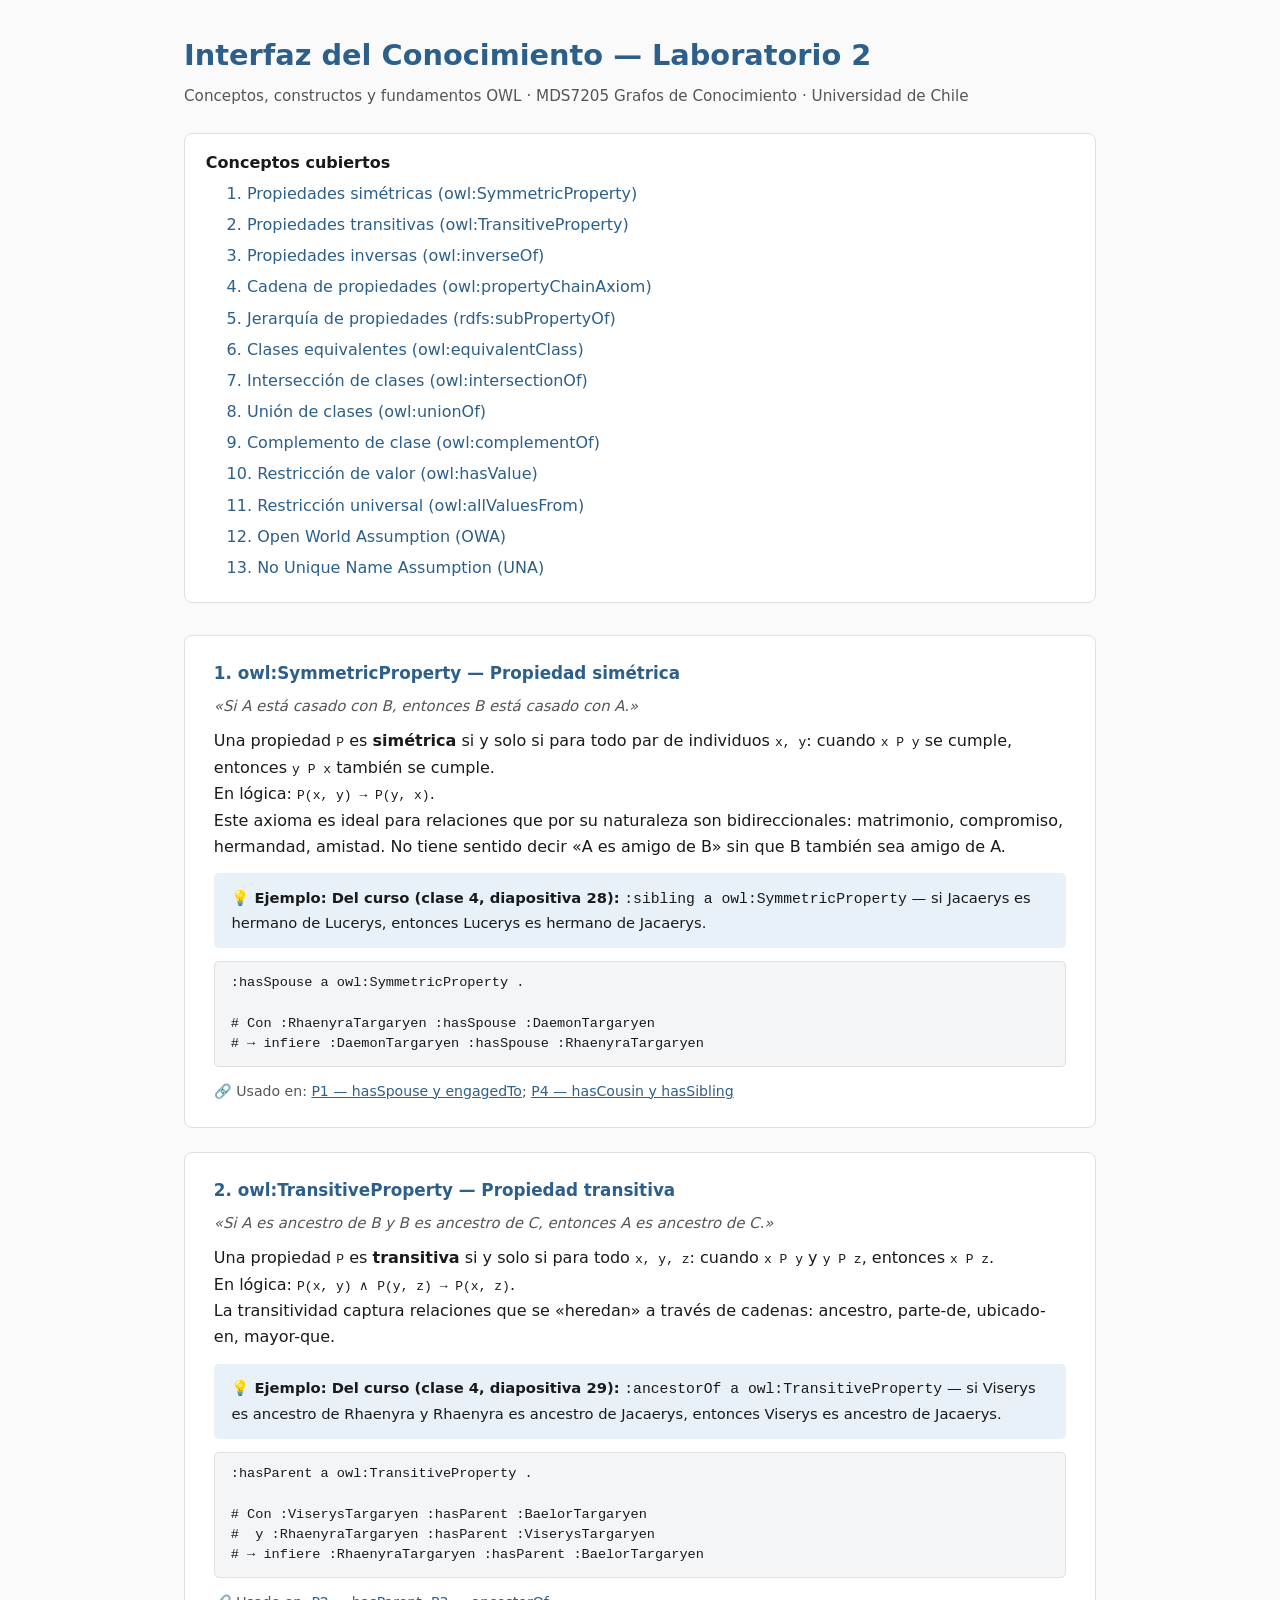
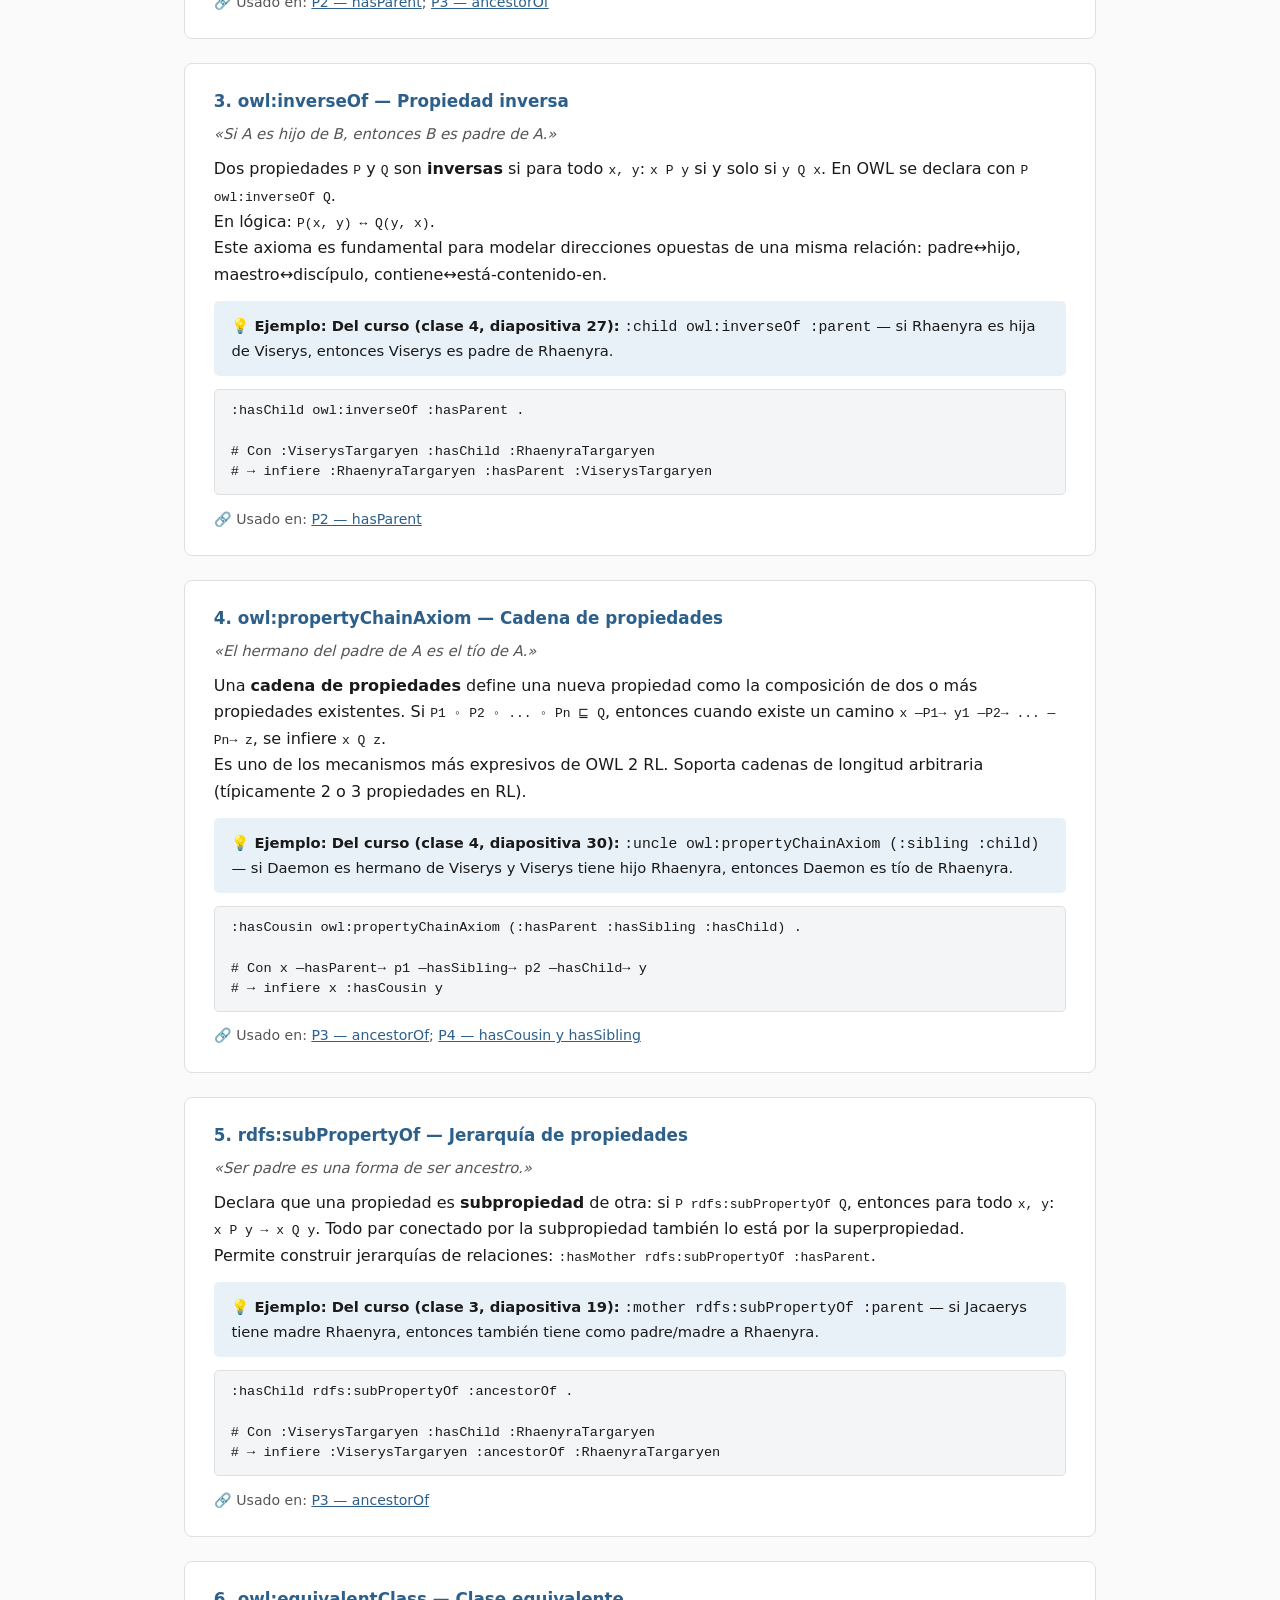
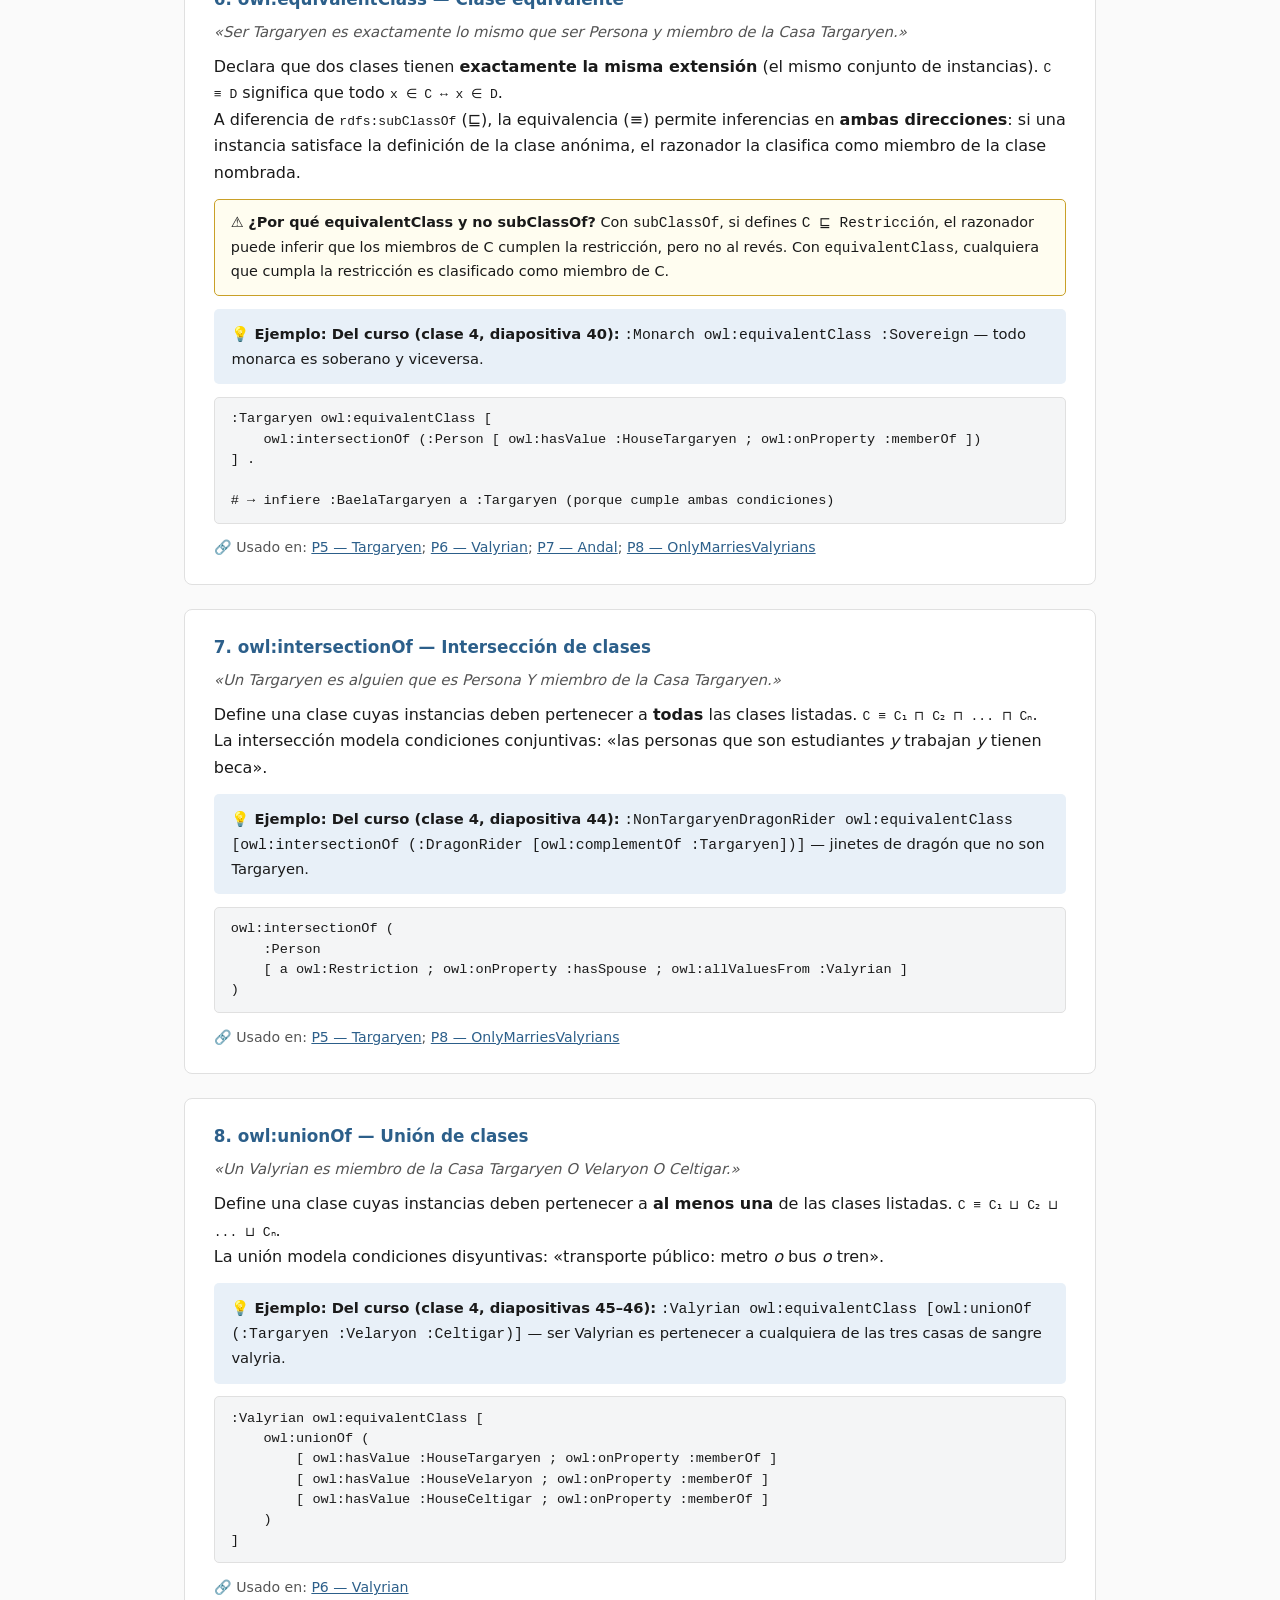
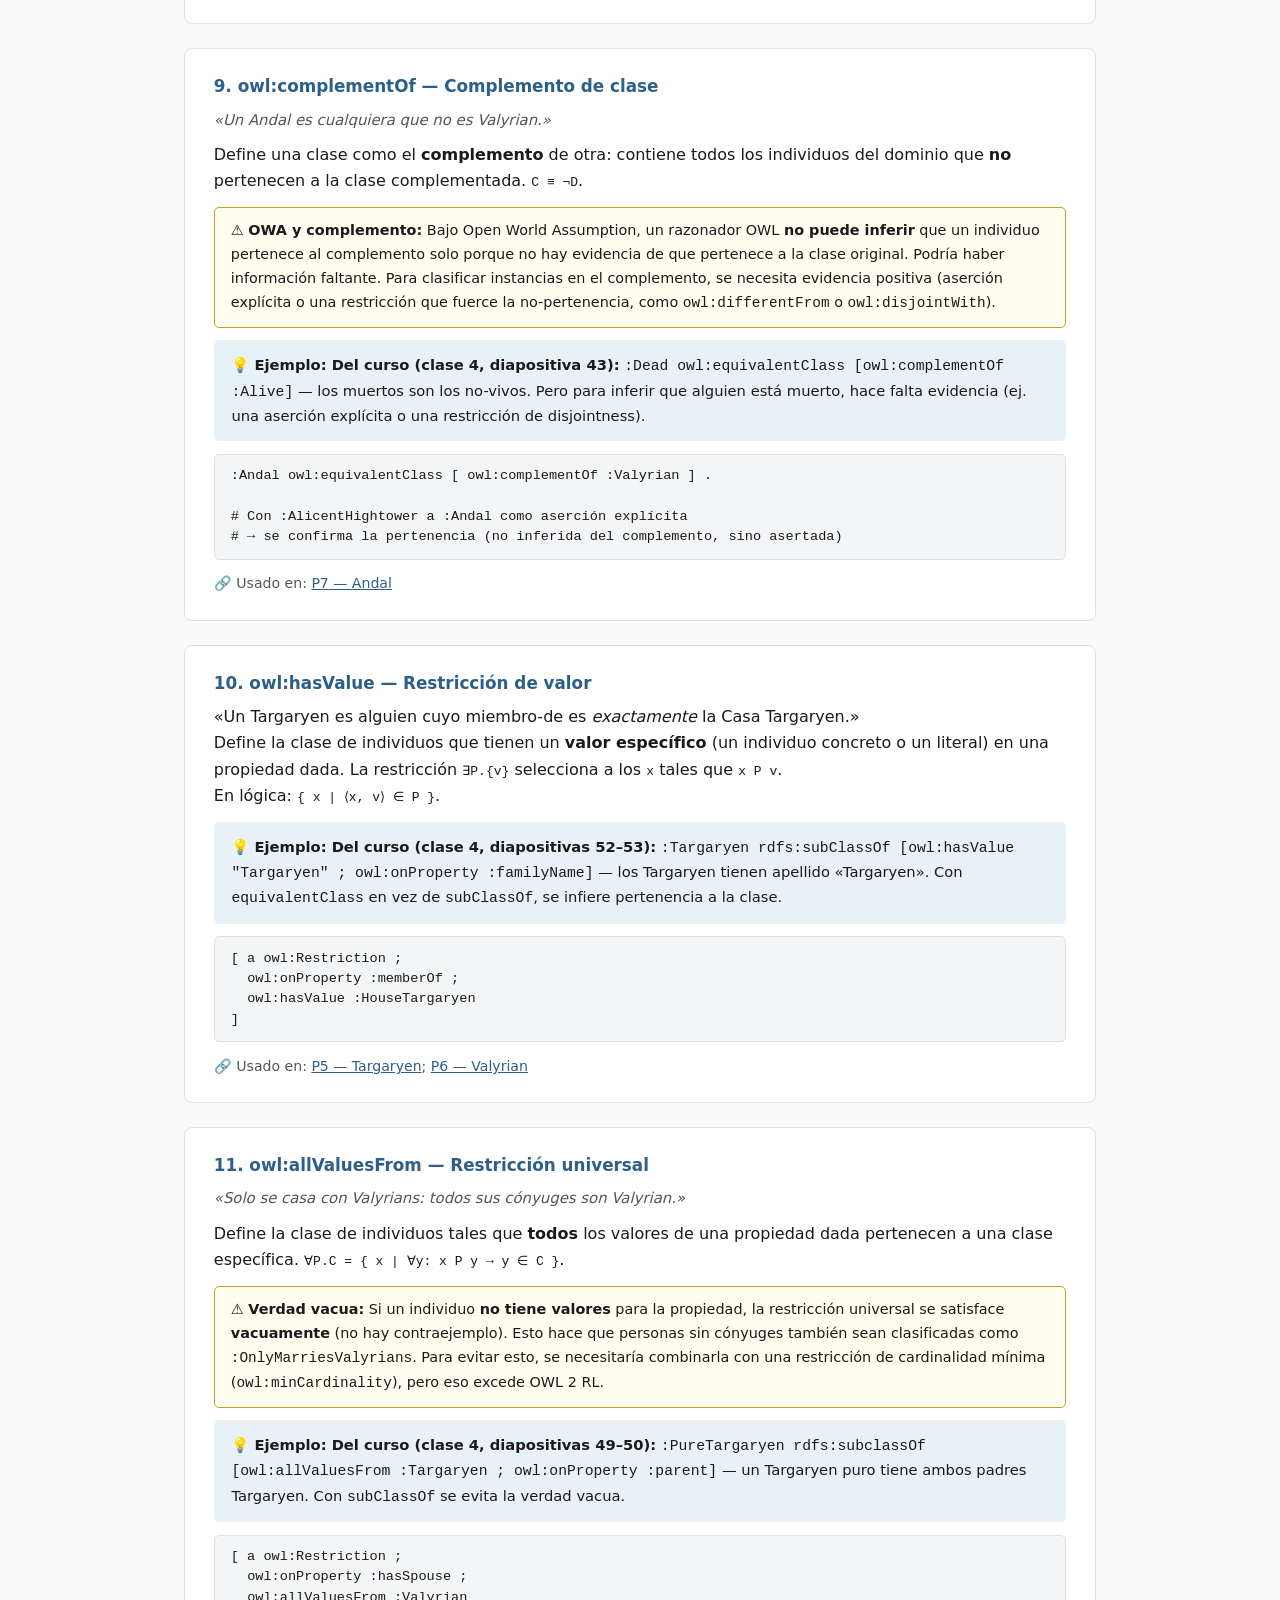
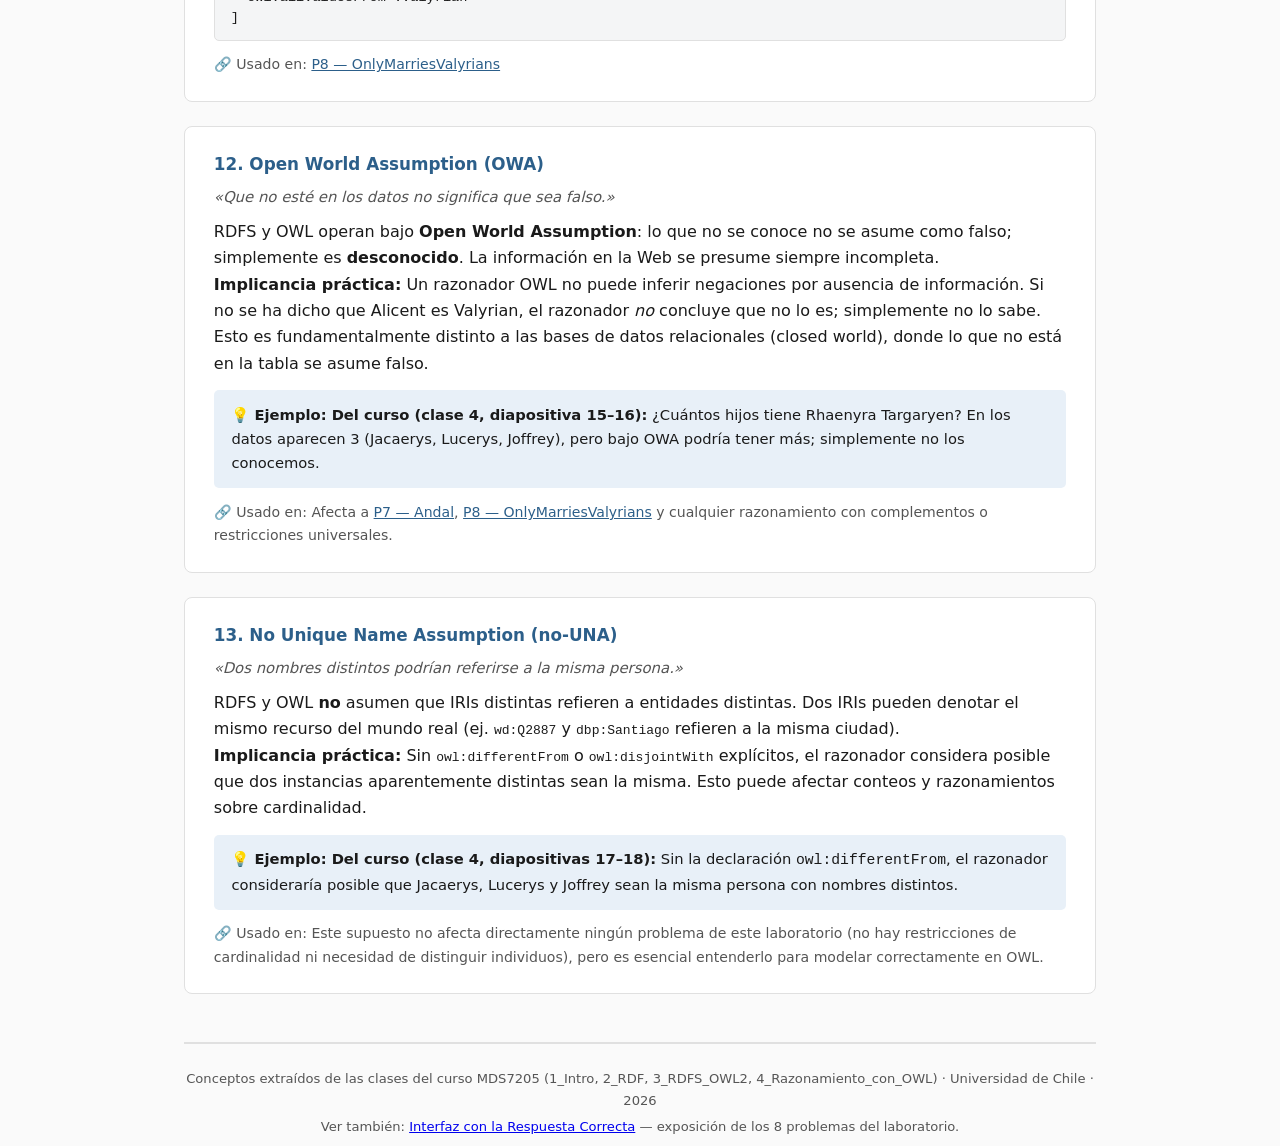
<file: assets/labs/lab2/index.html>
<!DOCTYPE html>
<html lang="es">
<head>
<meta charset="UTF-8">
<meta name="viewport" content="width=device-width, initial-scale=1.0">
<title>Laboratorio 2 — Conceptos OWL</title>
<style>
  :root {
    --bg: #fafafa;
    --card-bg: #ffffff;
    --text: #1a1a1a;
    --text-secondary: #555;
    --border: #e0e0e0;
    --accent: #2c5f8a;
    --code-bg: #f4f5f6;
    --highlight: #e8f0f8;
    --warn-bg: #fffdf0;
    --warn-border: #c9a028;
  }
  * { box-sizing: border-box; margin: 0; padding: 0; }
  body {
    font-family: system-ui, -apple-system, 'Segoe UI', sans-serif;
    background: var(--bg);
    color: var(--text);
    line-height: 1.65;
    max-width: 960px;
    margin: 0 auto;
    padding: 2rem 1.5rem;
  }
  h1 { font-size: 1.8rem; font-weight: 700; color: var(--accent); margin-bottom: 0.25rem; }
  h2 { font-size: 1.3rem; font-weight: 600; margin: 2.5rem 0 0.8rem; padding-bottom: 0.3rem; border-bottom: 2px solid var(--border); }
  h3 { font-size: 1.05rem; font-weight: 600; margin: 1.5rem 0 0.4rem; color: var(--accent); }
  .subtitle { color: var(--text-secondary); margin-bottom: 1.5rem; font-size: 0.95rem; }

  nav { background: var(--card-bg); border: 1px solid var(--border); border-radius: 8px; padding: 1rem 1.3rem; margin-bottom: 2rem; }
  nav ul { padding-left: 1.3rem; list-style: none; }
  nav li { margin: 0.3rem 0; }
  nav a { color: var(--accent); text-decoration: none; }
  nav a:hover { text-decoration: underline; }

  .concept {
    background: var(--card-bg);
    border: 1px solid var(--border);
    border-radius: 8px;
    padding: 1.5rem 1.8rem;
    margin-bottom: 1.5rem;
  }
  .concept h3 { margin-top: 0; }

  pre {
    background: var(--code-bg);
    border: 1px solid var(--border);
    border-radius: 5px;
    padding: 0.7rem 1rem;
    overflow-x: auto;
    font-size: 0.85rem;
    line-height: 1.5;
    margin: 0.5rem 0 0.8rem;
    white-space: pre-wrap;
    word-break: break-word;
  }
  pre code { font-family: 'Cascadia Code', 'Fira Code', 'JetBrains Mono', 'Consolas', monospace; }

  .example {
    background: var(--highlight);
    border-radius: 5px;
    padding: 0.8rem 1.1rem;
    margin: 0.8rem 0;
    font-size: 0.92rem;
  }
  .example::before { content: '💡 Ejemplo: '; font-weight: 700; }

  .xref { font-size: 0.88rem; color: var(--text-secondary); margin-top: 0.6rem; }
  .xref::before { content: '🔗 Usado en: '; }
  .xref a { color: var(--accent); }

  .warning {
    background: var(--warn-bg);
    border: 1px solid var(--warn-border);
    border-radius: 5px;
    padding: 0.7rem 1rem;
    margin-top: 0.8rem;
    font-size: 0.9rem;
  }
  .warning::before { content: '⚠️ '; }

  .intuition { font-style: italic; color: var(--text-secondary); margin: 0.3rem 0 0.6rem; font-size: 0.93rem; }

  footer { margin-top: 3rem; text-align: center; font-size: 0.82rem; color: var(--text-secondary); border-top: 2px solid var(--border); padding-top: 1.5rem; }
</style>
</head>
<body>

<h1>Interfaz del Conocimiento — Laboratorio 2</h1>
<p class="subtitle">Conceptos, constructos y fundamentos OWL &middot; MDS7205 Grafos de Conocimiento &middot; Universidad de Chile</p>

<nav aria-label="Índice de conceptos">
  <strong>Conceptos cubiertos</strong>
  <ul>
    <li><a href="#c01">1. Propiedades simétricas (owl:SymmetricProperty)</a></li>
    <li><a href="#c02">2. Propiedades transitivas (owl:TransitiveProperty)</a></li>
    <li><a href="#c03">3. Propiedades inversas (owl:inverseOf)</a></li>
    <li><a href="#c04">4. Cadena de propiedades (owl:propertyChainAxiom)</a></li>
    <li><a href="#c05">5. Jerarquía de propiedades (rdfs:subPropertyOf)</a></li>
    <li><a href="#c06">6. Clases equivalentes (owl:equivalentClass)</a></li>
    <li><a href="#c07">7. Intersección de clases (owl:intersectionOf)</a></li>
    <li><a href="#c08">8. Unión de clases (owl:unionOf)</a></li>
    <li><a href="#c09">9. Complemento de clase (owl:complementOf)</a></li>
    <li><a href="#c10">10. Restricción de valor (owl:hasValue)</a></li>
    <li><a href="#c11">11. Restricción universal (owl:allValuesFrom)</a></li>
    <li><a href="#c12">12. Open World Assumption (OWA)</a></li>
    <li><a href="#c13">13. No Unique Name Assumption (UNA)</a></li>
  </ul>
</nav>

<!-- ============================================================ -->
<section id="c01" class="concept">
<h3>1. owl:SymmetricProperty — Propiedad simétrica</h3>
<p class="intuition">«Si A está casado con B, entonces B está casado con A.»</p>

<p>Una propiedad <code>P</code> es <strong>simétrica</strong> si y solo si para todo par de individuos <code>x, y</code>: cuando <code>x P y</code> se cumple, entonces <code>y P x</code> también se cumple.</p>

<p>En lógica: <code>P(x, y) → P(y, x)</code>.</p>

<p>Este axioma es ideal para relaciones que por su naturaleza son bidireccionales: matrimonio, compromiso, hermandad, amistad. No tiene sentido decir «A es amigo de B» sin que B también sea amigo de A.</p>

<div class="example">
<strong>Del curso (clase 4, diapositiva 28):</strong> <code>:sibling a owl:SymmetricProperty</code> — si Jacaerys es hermano de Lucerys, entonces Lucerys es hermano de Jacaerys.
</div>

<pre><code>:hasSpouse a owl:SymmetricProperty .

# Con :RhaenyraTargaryen :hasSpouse :DaemonTargaryen
# → infiere :DaemonTargaryen :hasSpouse :RhaenyraTargaryen</code></pre>

<div class="xref"><a href="../interfaz_respuesta/index.html#p1" target="_blank">P1 — hasSpouse y engagedTo</a>; <a href="../interfaz_respuesta/index.html#p4" target="_blank">P4 — hasCousin y hasSibling</a></div>
</section>

<!-- ============================================================ -->
<section id="c02" class="concept">
<h3>2. owl:TransitiveProperty — Propiedad transitiva</h3>
<p class="intuition">«Si A es ancestro de B y B es ancestro de C, entonces A es ancestro de C.»</p>

<p>Una propiedad <code>P</code> es <strong>transitiva</strong> si y solo si para todo <code>x, y, z</code>: cuando <code>x P y</code> y <code>y P z</code>, entonces <code>x P z</code>.</p>

<p>En lógica: <code>P(x, y) ∧ P(y, z) → P(x, z)</code>.</p>

<p>La transitividad captura relaciones que se «heredan» a través de cadenas: ancestro, parte-de, ubicado-en, mayor-que.</p>

<div class="example">
<strong>Del curso (clase 4, diapositiva 29):</strong> <code>:ancestorOf a owl:TransitiveProperty</code> — si Viserys es ancestro de Rhaenyra y Rhaenyra es ancestro de Jacaerys, entonces Viserys es ancestro de Jacaerys.
</div>

<pre><code>:hasParent a owl:TransitiveProperty .

# Con :ViserysTargaryen :hasParent :BaelorTargaryen
#  y :RhaenyraTargaryen :hasParent :ViserysTargaryen
# → infiere :RhaenyraTargaryen :hasParent :BaelorTargaryen</code></pre>

<div class="xref"><a href="../interfaz_respuesta/index.html#p2" target="_blank">P2 — hasParent</a>; <a href="../interfaz_respuesta/index.html#p3" target="_blank">P3 — ancestorOf</a></div>
</section>

<!-- ============================================================ -->
<section id="c03" class="concept">
<h3>3. owl:inverseOf — Propiedad inversa</h3>
<p class="intuition">«Si A es hijo de B, entonces B es padre de A.»</p>

<p>Dos propiedades <code>P</code> y <code>Q</code> son <strong>inversas</strong> si para todo <code>x, y</code>: <code>x P y</code> si y solo si <code>y Q x</code>. En OWL se declara con <code>P owl:inverseOf Q</code>.</p>

<p>En lógica: <code>P(x, y) ↔ Q(y, x)</code>.</p>

<p>Este axioma es fundamental para modelar direcciones opuestas de una misma relación: padre↔hijo, maestro↔discípulo, contiene↔está-contenido-en.</p>

<div class="example">
<strong>Del curso (clase 4, diapositiva 27):</strong> <code>:child owl:inverseOf :parent</code> — si Rhaenyra es hija de Viserys, entonces Viserys es padre de Rhaenyra.
</div>

<pre><code>:hasChild owl:inverseOf :hasParent .

# Con :ViserysTargaryen :hasChild :RhaenyraTargaryen
# → infiere :RhaenyraTargaryen :hasParent :ViserysTargaryen</code></pre>

<div class="xref"><a href="../interfaz_respuesta/index.html#p2" target="_blank">P2 — hasParent</a></div>
</section>

<!-- ============================================================ -->
<section id="c04" class="concept">
<h3>4. owl:propertyChainAxiom — Cadena de propiedades</h3>
<p class="intuition">«El hermano del padre de A es el tío de A.»</p>

<p>Una <strong>cadena de propiedades</strong> define una nueva propiedad como la composición de dos o más propiedades existentes. Si <code>P1 ◦ P2 ◦ ... ◦ Pn ⊑ Q</code>, entonces cuando existe un camino <code>x —P1→ y1 —P2→ ... —Pn→ z</code>, se infiere <code>x Q z</code>.</p>

<p>Es uno de los mecanismos más expresivos de OWL 2 RL. Soporta cadenas de longitud arbitraria (típicamente 2 o 3 propiedades en RL).</p>

<div class="example">
<strong>Del curso (clase 4, diapositiva 30):</strong> <code>:uncle owl:propertyChainAxiom (:sibling :child)</code> — si Daemon es hermano de Viserys y Viserys tiene hijo Rhaenyra, entonces Daemon es tío de Rhaenyra.
</div>

<pre><code>:hasCousin owl:propertyChainAxiom (:hasParent :hasSibling :hasChild) .

# Con x —hasParent→ p1 —hasSibling→ p2 —hasChild→ y
# → infiere x :hasCousin y</code></pre>

<div class="xref"><a href="../interfaz_respuesta/index.html#p3" target="_blank">P3 — ancestorOf</a>; <a href="../interfaz_respuesta/index.html#p4" target="_blank">P4 — hasCousin y hasSibling</a></div>
</section>

<!-- ============================================================ -->
<section id="c05" class="concept">
<h3>5. rdfs:subPropertyOf — Jerarquía de propiedades</h3>
<p class="intuition">«Ser padre es una forma de ser ancestro.»</p>

<p>Declara que una propiedad es <strong>subpropiedad</strong> de otra: si <code>P rdfs:subPropertyOf Q</code>, entonces para todo <code>x, y</code>: <code>x P y → x Q y</code>. Todo par conectado por la subpropiedad también lo está por la superpropiedad.</p>

<p>Permite construir jerarquías de relaciones: <code>:hasMother rdfs:subPropertyOf :hasParent</code>.</p>

<div class="example">
<strong>Del curso (clase 3, diapositiva 19):</strong> <code>:mother rdfs:subPropertyOf :parent</code> — si Jacaerys tiene madre Rhaenyra, entonces también tiene como padre/madre a Rhaenyra.
</div>

<pre><code>:hasChild rdfs:subPropertyOf :ancestorOf .

# Con :ViserysTargaryen :hasChild :RhaenyraTargaryen
# → infiere :ViserysTargaryen :ancestorOf :RhaenyraTargaryen</code></pre>

<div class="xref"><a href="../interfaz_respuesta/index.html#p3" target="_blank">P3 — ancestorOf</a></div>
</section>

<!-- ============================================================ -->
<section id="c06" class="concept">
<h3>6. owl:equivalentClass — Clase equivalente</h3>
<p class="intuition">«Ser Targaryen es exactamente lo mismo que ser Persona y miembro de la Casa Targaryen.»</p>

<p>Declara que dos clases tienen <strong>exactamente la misma extensión</strong> (el mismo conjunto de instancias). <code>C ≡ D</code> significa que todo <code>x ∈ C ↔ x ∈ D</code>.</p>

<p>A diferencia de <code>rdfs:subClassOf</code> (⊑), la equivalencia (≡) permite inferencias en <strong>ambas direcciones</strong>: si una instancia satisface la definición de la clase anónima, el razonador la clasifica como miembro de la clase nombrada.</p>

<div class="warning">
<strong>¿Por qué equivalentClass y no subClassOf?</strong> Con <code>subClassOf</code>, si defines <code>C ⊑ Restricción</code>, el razonador puede inferir que los miembros de C cumplen la restricción, pero no al revés. Con <code>equivalentClass</code>, cualquiera que cumpla la restricción es clasificado como miembro de C.
</div>

<div class="example">
<strong>Del curso (clase 4, diapositiva 40):</strong> <code>:Monarch owl:equivalentClass :Sovereign</code> — todo monarca es soberano y viceversa.
</div>

<pre><code>:Targaryen owl:equivalentClass [
    owl:intersectionOf (:Person [ owl:hasValue :HouseTargaryen ; owl:onProperty :memberOf ])
] .

# → infiere :BaelaTargaryen a :Targaryen (porque cumple ambas condiciones)</code></pre>

<div class="xref"><a href="../interfaz_respuesta/index.html#p5" target="_blank">P5 — Targaryen</a>; <a href="../interfaz_respuesta/index.html#p6" target="_blank">P6 — Valyrian</a>; <a href="../interfaz_respuesta/index.html#p7" target="_blank">P7 — Andal</a>; <a href="../interfaz_respuesta/index.html#p8" target="_blank">P8 — OnlyMarriesValyrians</a></div>
</section>

<!-- ============================================================ -->
<section id="c07" class="concept">
<h3>7. owl:intersectionOf — Intersección de clases</h3>
<p class="intuition">«Un Targaryen es alguien que es Persona <em>Y</em> miembro de la Casa Targaryen.»</p>

<p>Define una clase cuyas instancias deben pertenecer a <strong>todas</strong> las clases listadas. <code>C ≡ C₁ ⊓ C₂ ⊓ ... ⊓ Cₙ</code>.</p>

<p>La intersección modela condiciones conjuntivas: «las personas que son estudiantes <em>y</em> trabajan <em>y</em> tienen beca».</p>

<div class="example">
<strong>Del curso (clase 4, diapositiva 44):</strong> <code>:NonTargaryenDragonRider owl:equivalentClass [owl:intersectionOf (:DragonRider [owl:complementOf :Targaryen])]</code> — jinetes de dragón que no son Targaryen.
</div>

<pre><code>owl:intersectionOf (
    :Person
    [ a owl:Restriction ; owl:onProperty :hasSpouse ; owl:allValuesFrom :Valyrian ]
)</code></pre>

<div class="xref"><a href="../interfaz_respuesta/index.html#p5" target="_blank">P5 — Targaryen</a>; <a href="../interfaz_respuesta/index.html#p8" target="_blank">P8 — OnlyMarriesValyrians</a></div>
</section>

<!-- ============================================================ -->
<section id="c08" class="concept">
<h3>8. owl:unionOf — Unión de clases</h3>
<p class="intuition">«Un Valyrian es miembro de la Casa Targaryen <em>O</em> Velaryon <em>O</em> Celtigar.»</p>

<p>Define una clase cuyas instancias deben pertenecer a <strong>al menos una</strong> de las clases listadas. <code>C ≡ C₁ ⊔ C₂ ⊔ ... ⊔ Cₙ</code>.</p>

<p>La unión modela condiciones disyuntivas: «transporte público: metro <em>o</em> bus <em>o</em> tren».</p>

<div class="example">
<strong>Del curso (clase 4, diapositivas 45–46):</strong> <code>:Valyrian owl:equivalentClass [owl:unionOf (:Targaryen :Velaryon :Celtigar)]</code> — ser Valyrian es pertenecer a cualquiera de las tres casas de sangre valyria.
</div>

<pre><code>:Valyrian owl:equivalentClass [
    owl:unionOf (
        [ owl:hasValue :HouseTargaryen ; owl:onProperty :memberOf ]
        [ owl:hasValue :HouseVelaryon ; owl:onProperty :memberOf ]
        [ owl:hasValue :HouseCeltigar ; owl:onProperty :memberOf ]
    )
]</code></pre>

<div class="xref"><a href="../interfaz_respuesta/index.html#p6" target="_blank">P6 — Valyrian</a></div>
</section>

<!-- ============================================================ -->
<section id="c09" class="concept">
<h3>9. owl:complementOf — Complemento de clase</h3>
<p class="intuition">«Un Andal es cualquiera que <em>no</em> es Valyrian.»</p>

<p>Define una clase como el <strong>complemento</strong> de otra: contiene todos los individuos del dominio que <strong>no</strong> pertenecen a la clase complementada. <code>C ≡ ¬D</code>.</p>

<div class="warning">
<strong>OWA y complemento:</strong> Bajo Open World Assumption, un razonador OWL <strong>no puede inferir</strong> que un individuo pertenece al complemento solo porque no hay evidencia de que pertenece a la clase original. Podría haber información faltante. Para clasificar instancias en el complemento, se necesita evidencia positiva (aserción explícita o una restricción que fuerce la no-pertenencia, como <code>owl:differentFrom</code> o <code>owl:disjointWith</code>).
</div>

<div class="example">
<strong>Del curso (clase 4, diapositiva 43):</strong> <code>:Dead owl:equivalentClass [owl:complementOf :Alive]</code> — los muertos son los no-vivos. Pero para inferir que alguien está muerto, hace falta evidencia (ej. una aserción explícita o una restricción de disjointness).
</div>

<pre><code>:Andal owl:equivalentClass [ owl:complementOf :Valyrian ] .

# Con :AlicentHightower a :Andal como aserción explícita
# → se confirma la pertenencia (no inferida del complemento, sino asertada)</code></pre>

<div class="xref"><a href="../interfaz_respuesta/index.html#p7" target="_blank">P7 — Andal</a></div>
</section>

<!-- ============================================================ -->
<section id="c10" class="concept">
<h3>10. owl:hasValue — Restricción de valor</h3>
<p class="intuicion">«Un Targaryen es alguien cuyo miembro-de es <em>exactamente</em> la Casa Targaryen.»</p>

<p>Define la clase de individuos que tienen un <strong>valor específico</strong> (un individuo concreto o un literal) en una propiedad dada. La restricción <code>∃P.{v}</code> selecciona a los <code>x</code> tales que <code>x P v</code>.</p>

<p>En lógica: <code>{ x | ⟨x, v⟩ ∈ P }</code>.</p>

<div class="example">
<strong>Del curso (clase 4, diapositivas 52–53):</strong> <code>:Targaryen rdfs:subClassOf [owl:hasValue "Targaryen" ; owl:onProperty :familyName]</code> — los Targaryen tienen apellido «Targaryen». Con <code>equivalentClass</code> en vez de <code>subClassOf</code>, se infiere pertenencia a la clase.
</div>

<pre><code>[ a owl:Restriction ;
  owl:onProperty :memberOf ;
  owl:hasValue :HouseTargaryen
]</code></pre>

<div class="xref"><a href="../interfaz_respuesta/index.html#p5" target="_blank">P5 — Targaryen</a>; <a href="../interfaz_respuesta/index.html#p6" target="_blank">P6 — Valyrian</a></div>
</section>

<!-- ============================================================ -->
<section id="c11" class="concept">
<h3>11. owl:allValuesFrom — Restricción universal</h3>
<p class="intuition">«Solo se casa con Valyrians: <em>todos</em> sus cónyuges son Valyrian.»</p>

<p>Define la clase de individuos tales que <strong>todos</strong> los valores de una propiedad dada pertenecen a una clase específica. <code>∀P.C = { x | ∀y: x P y → y ∈ C }</code>.</p>

<div class="warning">
<strong>Verdad vacua:</strong> Si un individuo <strong>no tiene valores</strong> para la propiedad, la restricción universal se satisface <strong>vacuamente</strong> (no hay contraejemplo). Esto hace que personas sin cónyuges también sean clasificadas como <code>:OnlyMarriesValyrians</code>. Para evitar esto, se necesitaría combinarla con una restricción de cardinalidad mínima (<code>owl:minCardinality</code>), pero eso excede OWL 2 RL.
</div>

<div class="example">
<strong>Del curso (clase 4, diapositivas 49–50):</strong> <code>:PureTargaryen rdfs:subclassOf [owl:allValuesFrom :Targaryen ; owl:onProperty :parent]</code> — un Targaryen puro tiene ambos padres Targaryen. Con <code>subClassOf</code> se evita la verdad vacua.
</div>

<pre><code>[ a owl:Restriction ;
  owl:onProperty :hasSpouse ;
  owl:allValuesFrom :Valyrian
]</code></pre>

<div class="xref"><a href="../interfaz_respuesta/index.html#p8" target="_blank">P8 — OnlyMarriesValyrians</a></div>
</section>

<!-- ============================================================ -->
<section id="c12" class="concept">
<h3>12. Open World Assumption (OWA)</h3>
<p class="intuition">«Que no esté en los datos no significa que sea falso.»</p>

<p>RDFS y OWL operan bajo <strong>Open World Assumption</strong>: lo que no se conoce no se asume como falso; simplemente es <strong>desconocido</strong>. La información en la Web se presume siempre incompleta.</p>

<p><strong>Implicancia práctica:</strong> Un razonador OWL no puede inferir negaciones por ausencia de información. Si no se ha dicho que Alicent es Valyrian, el razonador <em>no</em> concluye que no lo es; simplemente no lo sabe. Esto es fundamentalmente distinto a las bases de datos relacionales (closed world), donde lo que no está en la tabla se asume falso.</p>

<div class="example">
<strong>Del curso (clase 4, diapositiva 15–16):</strong> ¿Cuántos hijos tiene Rhaenyra Targaryen? En los datos aparecen 3 (Jacaerys, Lucerys, Joffrey), pero bajo OWA podría tener más; simplemente no los conocemos.
</div>

<div class="xref">Afecta a <a href="../interfaz_respuesta/index.html#p7" target="_blank">P7 — Andal</a>, <a href="../interfaz_respuesta/index.html#p8" target="_blank">P8 — OnlyMarriesValyrians</a> y cualquier razonamiento con complementos o restricciones universales.</div>
</section>

<!-- ============================================================ -->
<section id="c13" class="concept">
<h3>13. No Unique Name Assumption (no-UNA)</h3>
<p class="intuition">«Dos nombres distintos podrían referirse a la misma persona.»</p>

<p>RDFS y OWL <strong>no</strong> asumen que IRIs distintas refieren a entidades distintas. Dos IRIs pueden denotar el mismo recurso del mundo real (ej. <code>wd:Q2887</code> y <code>dbp:Santiago</code> refieren a la misma ciudad).</p>

<p><strong>Implicancia práctica:</strong> Sin <code>owl:differentFrom</code> o <code>owl:disjointWith</code> explícitos, el razonador considera posible que dos instancias aparentemente distintas sean la misma. Esto puede afectar conteos y razonamientos sobre cardinalidad.</p>

<div class="example">
<strong>Del curso (clase 4, diapositivas 17–18):</strong> Sin la declaración <code>owl:differentFrom</code>, el razonador consideraría posible que Jacaerys, Lucerys y Joffrey sean la misma persona con nombres distintos.
</div>

<div class="xref">Este supuesto no afecta directamente ningún problema de este laboratorio (no hay restricciones de cardinalidad ni necesidad de distinguir individuos), pero es esencial entenderlo para modelar correctamente en OWL.</div>
</section>

<!-- ============================================================ -->
<footer>
  <p>Conceptos extraídos de las clases del curso MDS7205 (1_Intro, 2_RDF, 3_RDFS_OWL2, 4_Razonamiento_con_OWL) &middot; Universidad de Chile &middot; 2026</p>
  <p style="margin-top:0.3rem;">Ver también: <a href="../interfaz_respuesta/index.html">Interfaz con la Respuesta Correcta</a> — exposición de los 8 problemas del laboratorio.</p>
</footer>

</body>
</html>
</file>
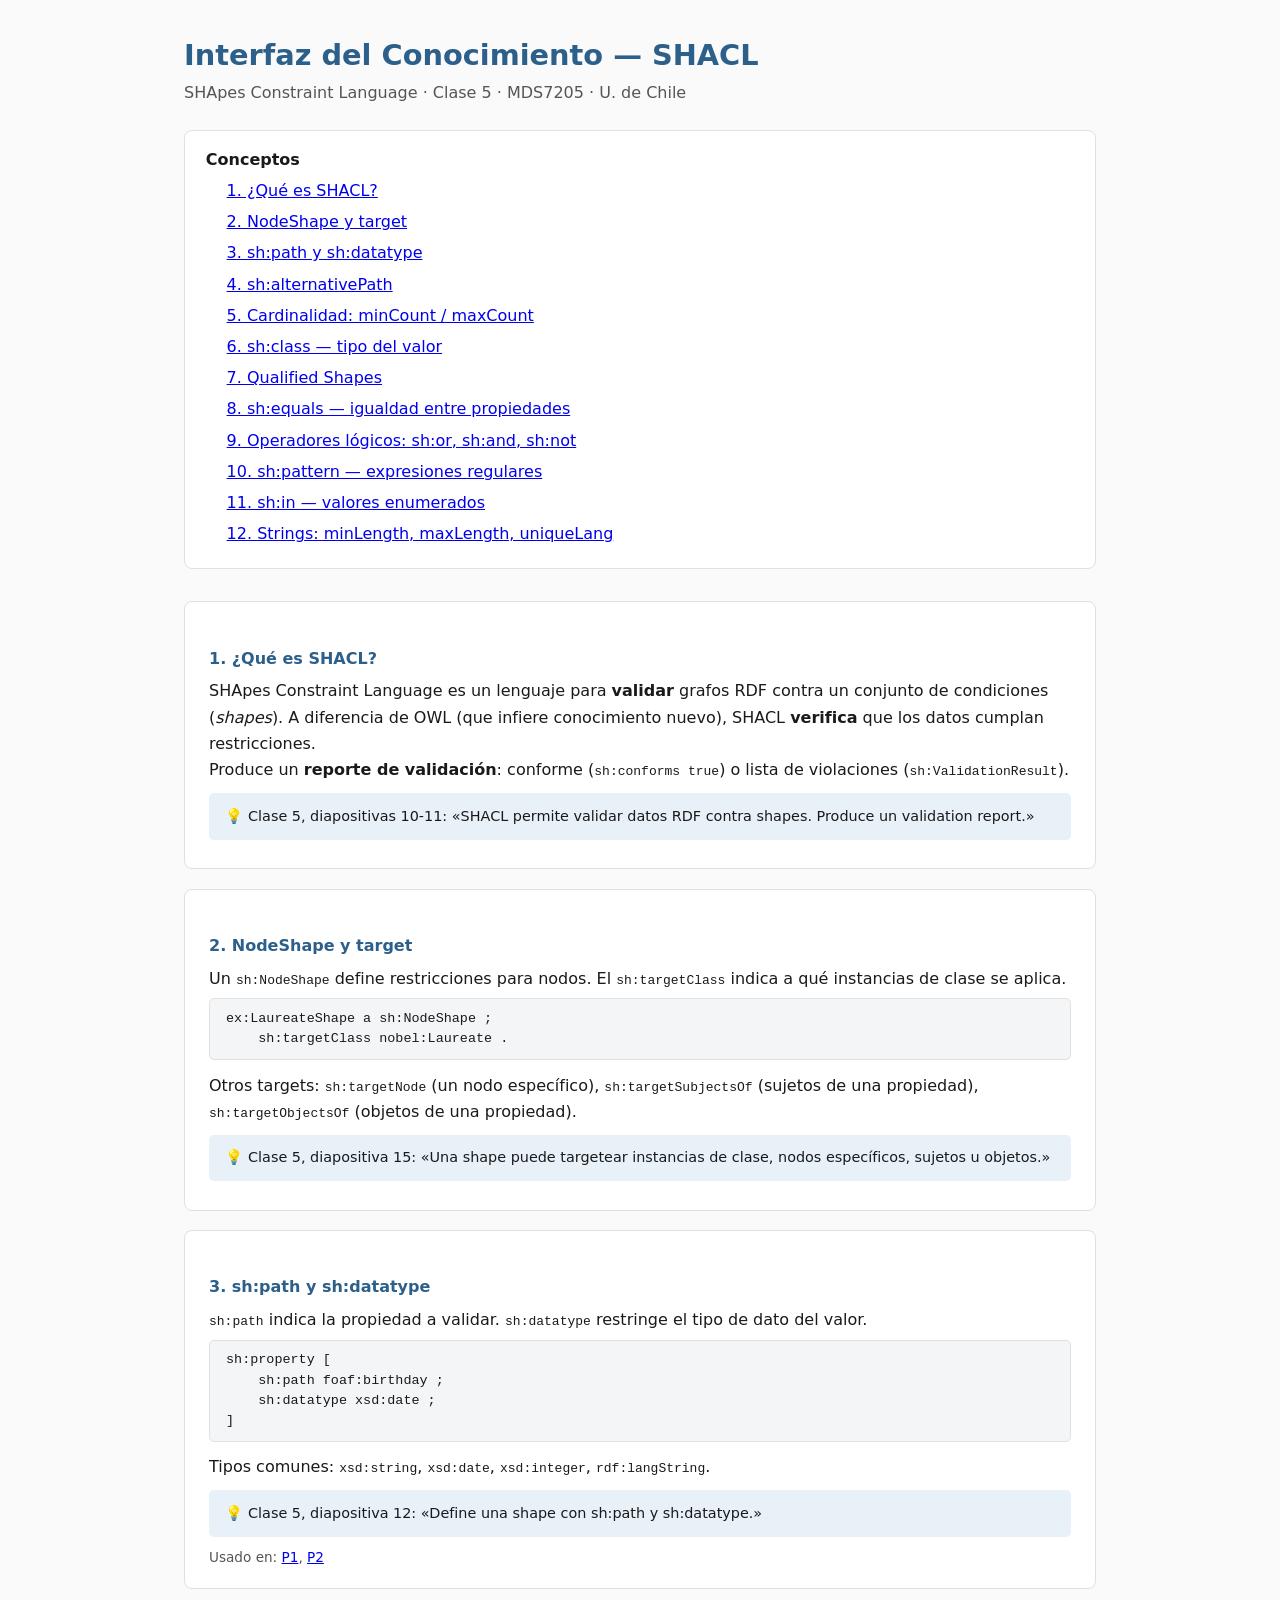
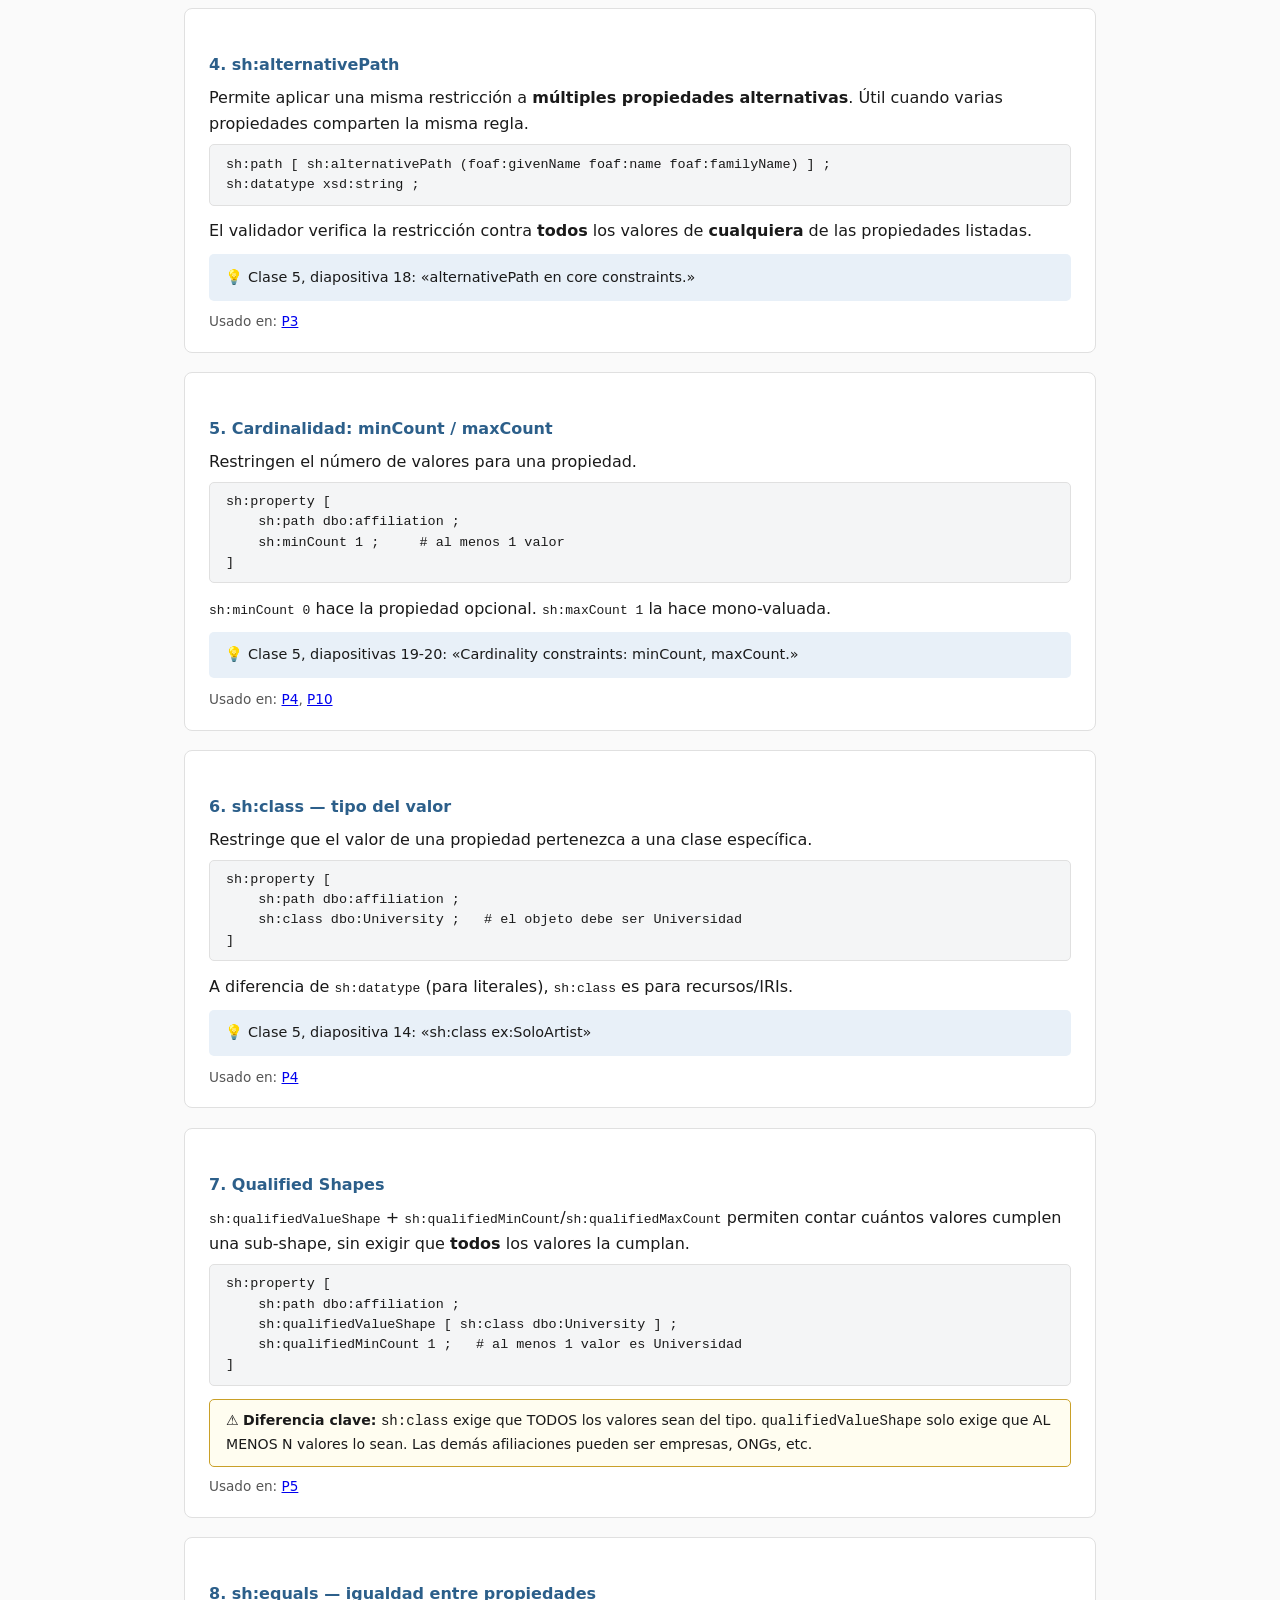
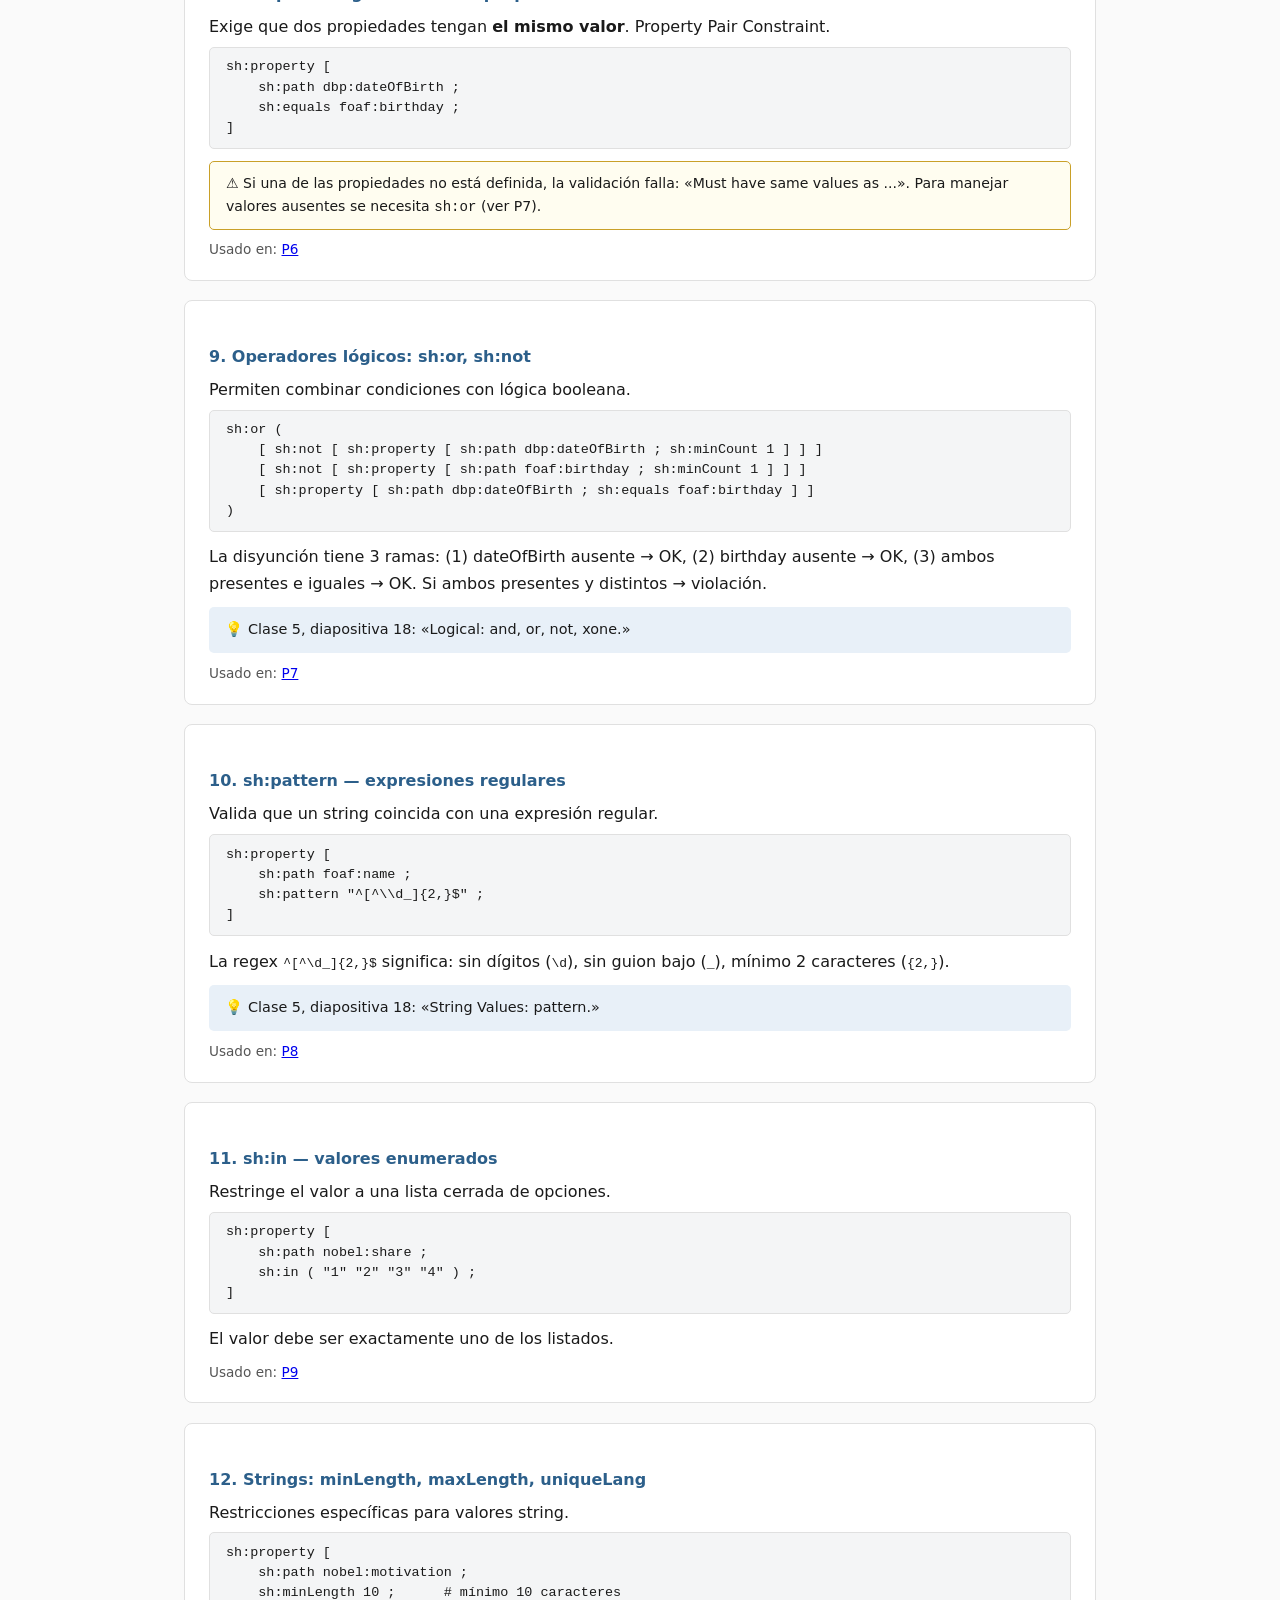
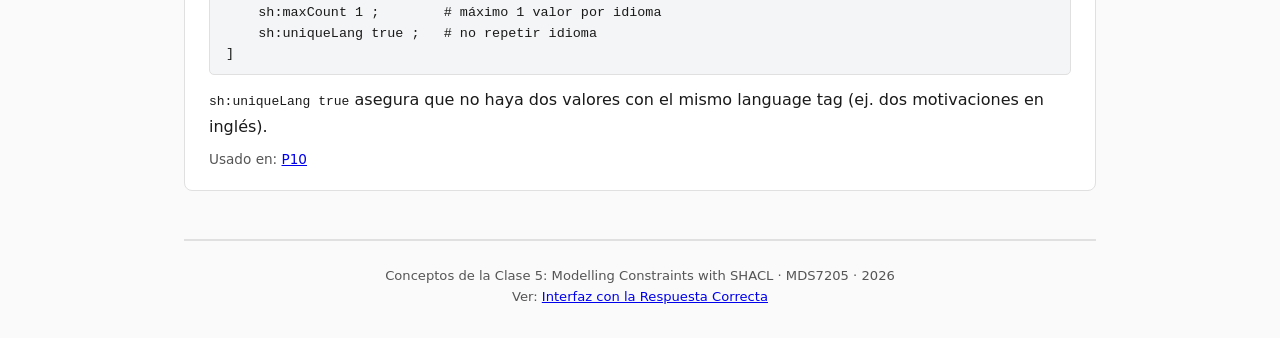
<file: assets/labs/lab3/index.html>
<!DOCTYPE html>
<html lang="es">
<head>
<meta charset="UTF-8">
<meta name="viewport" content="width=device-width, initial-scale=1.0">
<title>Laboratorio 3 — Conceptos SHACL</title>
<style>
  :root { --bg: #fafafa; --card: #fff; --text: #1a1a1a; --muted: #555; --border: #e0e0e0; --accent: #2c5f8a; --code: #f4f5f6; }
  * { box-sizing: border-box; margin: 0; padding: 0; }
  body { font-family: system-ui, -apple-system, sans-serif; background: var(--bg); color: var(--text); line-height: 1.65; max-width: 960px; margin: 0 auto; padding: 2rem 1.5rem; }
  h1 { font-size: 1.8rem; color: var(--accent); }
  h2 { font-size: 1.2rem; margin: 2rem 0 0.8rem; border-bottom: 2px solid var(--border); padding-bottom: 0.3rem; }
  h3 { font-size: 1rem; color: var(--accent); margin: 1.5rem 0 0.4rem; }
  .subtitle { color: var(--muted); margin-bottom: 1.5rem; }
  nav { background: var(--card); border: 1px solid var(--border); border-radius: 8px; padding: 1rem 1.3rem; margin-bottom: 2rem; }
  nav ul { padding-left: 1.3rem; list-style: none; }
  nav li { margin: 0.3rem 0; }
  .concept { background: var(--card); border: 1px solid var(--border); border-radius: 8px; padding: 1.2rem 1.5rem; margin-bottom: 1.2rem; }
  pre { background: var(--code); border: 1px solid var(--border); border-radius: 5px; padding: 0.6rem 1rem; overflow-x: auto; font-size: 0.84rem; line-height: 1.5; margin: 0.4rem 0 0.8rem; white-space: pre-wrap; word-break: break-word; }
  pre code { font-family: 'Cascadia Code', 'Fira Code', 'Consolas', monospace; }
  .example { background: #e8f0f8; border-radius: 5px; padding: 0.7rem 1rem; margin: 0.6rem 0; font-size: 0.9rem; }
  .example::before { content: '💡 '; font-weight: 700; }
  .xref { font-size: 0.85rem; color: var(--muted); margin-top: 0.5rem; }
  .warning { background: #fffdf0; border: 1px solid #c9a028; border-radius: 5px; padding: 0.6rem 1rem; margin-top: 0.6rem; font-size: 0.88rem; }
  .warning::before { content: '⚠️ '; }
  footer { margin-top: 3rem; text-align: center; font-size: 0.82rem; color: var(--muted); border-top: 2px solid var(--border); padding-top: 1.5rem; }
</style>
</head>
<body>

<h1>Interfaz del Conocimiento — SHACL</h1>
<p class="subtitle">SHApes Constraint Language &middot; Clase 5 &middot; MDS7205 &middot; U. de Chile</p>

<nav>
  <strong>Conceptos</strong>
  <ul>
    <li><a href="#c1">1. ¿Qué es SHACL?</a></li>
    <li><a href="#c2">2. NodeShape y target</a></li>
    <li><a href="#c3">3. sh:path y sh:datatype</a></li>
    <li><a href="#c4">4. sh:alternativePath</a></li>
    <li><a href="#c5">5. Cardinalidad: minCount / maxCount</a></li>
    <li><a href="#c6">6. sh:class — tipo del valor</a></li>
    <li><a href="#c7">7. Qualified Shapes</a></li>
    <li><a href="#c8">8. sh:equals — igualdad entre propiedades</a></li>
    <li><a href="#c9">9. Operadores lógicos: sh:or, sh:and, sh:not</a></li>
    <li><a href="#c10">10. sh:pattern — expresiones regulares</a></li>
    <li><a href="#c11">11. sh:in — valores enumerados</a></li>
    <li><a href="#c12">12. Strings: minLength, maxLength, uniqueLang</a></li>
  </ul>
</nav>

<section id="c1" class="concept">
<h3>1. ¿Qué es SHACL?</h3>
<p>SHApes Constraint Language es un lenguaje para <strong>validar</strong> grafos RDF contra un conjunto de condiciones (<em>shapes</em>). A diferencia de OWL (que infiere conocimiento nuevo), SHACL <strong>verifica</strong> que los datos cumplan restricciones.</p>
<p>Produce un <strong>reporte de validación</strong>: conforme (<code>sh:conforms true</code>) o lista de violaciones (<code>sh:ValidationResult</code>).</p>
<div class="example">Clase 5, diapositivas 10-11: «SHACL permite validar datos RDF contra shapes. Produce un validation report.»</div>
</section>

<section id="c2" class="concept">
<h3>2. NodeShape y target</h3>
<p>Un <code>sh:NodeShape</code> define restricciones para nodos. El <code>sh:targetClass</code> indica a qué instancias de clase se aplica.</p>
<pre><code>ex:LaureateShape a sh:NodeShape ;
    sh:targetClass nobel:Laureate .</code></pre>
<p>Otros targets: <code>sh:targetNode</code> (un nodo específico), <code>sh:targetSubjectsOf</code> (sujetos de una propiedad), <code>sh:targetObjectsOf</code> (objetos de una propiedad).</p>
<div class="example">Clase 5, diapositiva 15: «Una shape puede targetear instancias de clase, nodos específicos, sujetos u objetos.»</div>
</section>

<section id="c3" class="concept">
<h3>3. sh:path y sh:datatype</h3>
<p><code>sh:path</code> indica la propiedad a validar. <code>sh:datatype</code> restringe el tipo de dato del valor.</p>
<pre><code>sh:property [
    sh:path foaf:birthday ;
    sh:datatype xsd:date ;
]</code></pre>
<p>Tipos comunes: <code>xsd:string</code>, <code>xsd:date</code>, <code>xsd:integer</code>, <code>rdf:langString</code>.</p>
<div class="example">Clase 5, diapositiva 12: «Define una shape con sh:path y sh:datatype.»</div>
<div class="xref">Usado en: <a href="../interfaz_respuesta/index.html#p1">P1</a>, <a href="../interfaz_respuesta/index.html#p2">P2</a></div>
</section>

<section id="c4" class="concept">
<h3>4. sh:alternativePath</h3>
<p>Permite aplicar una misma restricción a <strong>múltiples propiedades alternativas</strong>. Útil cuando varias propiedades comparten la misma regla.</p>
<pre><code>sh:path [ sh:alternativePath (foaf:givenName foaf:name foaf:familyName) ] ;
sh:datatype xsd:string ;</code></pre>
<p>El validador verifica la restricción contra <strong>todos</strong> los valores de <strong>cualquiera</strong> de las propiedades listadas.</p>
<div class="example">Clase 5, diapositiva 18: «alternativePath en core constraints.»</div>
<div class="xref">Usado en: <a href="../interfaz_respuesta/index.html#p3">P3</a></div>
</section>

<section id="c5" class="concept">
<h3>5. Cardinalidad: minCount / maxCount</h3>
<p>Restringen el número de valores para una propiedad.</p>
<pre><code>sh:property [
    sh:path dbo:affiliation ;
    sh:minCount 1 ;     # al menos 1 valor
]</code></pre>
<p><code>sh:minCount 0</code> hace la propiedad opcional. <code>sh:maxCount 1</code> la hace mono-valuada.</p>
<div class="example">Clase 5, diapositivas 19-20: «Cardinality constraints: minCount, maxCount.»</div>
<div class="xref">Usado en: <a href="../interfaz_respuesta/index.html#p4">P4</a>, <a href="../interfaz_respuesta/index.html#p10">P10</a></div>
</section>

<section id="c6" class="concept">
<h3>6. sh:class — tipo del valor</h3>
<p>Restringe que el valor de una propiedad pertenezca a una clase específica.</p>
<pre><code>sh:property [
    sh:path dbo:affiliation ;
    sh:class dbo:University ;   # el objeto debe ser Universidad
]</code></pre>
<p>A diferencia de <code>sh:datatype</code> (para literales), <code>sh:class</code> es para recursos/IRIs.</p>
<div class="example">Clase 5, diapositiva 14: «sh:class ex:SoloArtist»</div>
<div class="xref">Usado en: <a href="../interfaz_respuesta/index.html#p4">P4</a></div>
</section>

<section id="c7" class="concept">
<h3>7. Qualified Shapes</h3>
<p><code>sh:qualifiedValueShape</code> + <code>sh:qualifiedMinCount</code>/<code>sh:qualifiedMaxCount</code> permiten contar cuántos valores cumplen una sub-shape, sin exigir que <strong>todos</strong> los valores la cumplan.</p>
<pre><code>sh:property [
    sh:path dbo:affiliation ;
    sh:qualifiedValueShape [ sh:class dbo:University ] ;
    sh:qualifiedMinCount 1 ;   # al menos 1 valor es Universidad
]</code></pre>
<div class="warning"><strong>Diferencia clave:</strong> <code>sh:class</code> exige que TODOS los valores sean del tipo. <code>qualifiedValueShape</code> solo exige que AL MENOS N valores lo sean. Las demás afiliaciones pueden ser empresas, ONGs, etc.</div>
<div class="xref">Usado en: <a href="../interfaz_respuesta/index.html#p5">P5</a></div>
</section>

<section id="c8" class="concept">
<h3>8. sh:equals — igualdad entre propiedades</h3>
<p>Exige que dos propiedades tengan <strong>el mismo valor</strong>. Property Pair Constraint.</p>
<pre><code>sh:property [
    sh:path dbp:dateOfBirth ;
    sh:equals foaf:birthday ;
]</code></pre>
<div class="warning">Si una de las propiedades no está definida, la validación falla: «Must have same values as ...». Para manejar valores ausentes se necesita <code>sh:or</code> (ver P7).</div>
<div class="xref">Usado en: <a href="../interfaz_respuesta/index.html#p6">P6</a></div>
</section>

<section id="c9" class="concept">
<h3>9. Operadores lógicos: sh:or, sh:not</h3>
<p>Permiten combinar condiciones con lógica booleana.</p>
<pre><code>sh:or (
    [ sh:not [ sh:property [ sh:path dbp:dateOfBirth ; sh:minCount 1 ] ] ]
    [ sh:not [ sh:property [ sh:path foaf:birthday ; sh:minCount 1 ] ] ]
    [ sh:property [ sh:path dbp:dateOfBirth ; sh:equals foaf:birthday ] ]
)</code></pre>
<p>La disyunción tiene 3 ramas: (1) dateOfBirth ausente → OK, (2) birthday ausente → OK, (3) ambos presentes e iguales → OK. Si ambos presentes y distintos → violación.</p>
<div class="example">Clase 5, diapositiva 18: «Logical: and, or, not, xone.»</div>
<div class="xref">Usado en: <a href="../interfaz_respuesta/index.html#p7">P7</a></div>
</section>

<section id="c10" class="concept">
<h3>10. sh:pattern — expresiones regulares</h3>
<p>Valida que un string coincida con una expresión regular.</p>
<pre><code>sh:property [
    sh:path foaf:name ;
    sh:pattern "^[^\\d_]{2,}$" ;
]</code></pre>
<p>La regex <code>^[^\d_]{2,}$</code> significa: sin dígitos (<code>\d</code>), sin guion bajo (<code>_</code>), mínimo 2 caracteres (<code>{2,}</code>).</p>
<div class="example">Clase 5, diapositiva 18: «String Values: pattern.»</div>
<div class="xref">Usado en: <a href="../interfaz_respuesta/index.html#p8">P8</a></div>
</section>

<section id="c11" class="concept">
<h3>11. sh:in — valores enumerados</h3>
<p>Restringe el valor a una lista cerrada de opciones.</p>
<pre><code>sh:property [
    sh:path nobel:share ;
    sh:in ( "1" "2" "3" "4" ) ;
]</code></pre>
<p>El valor debe ser exactamente uno de los listados.</p>
<div class="xref">Usado en: <a href="../interfaz_respuesta/index.html#p9">P9</a></div>
</section>

<section id="c12" class="concept">
<h3>12. Strings: minLength, maxLength, uniqueLang</h3>
<p>Restricciones específicas para valores string.</p>
<pre><code>sh:property [
    sh:path nobel:motivation ;
    sh:minLength 10 ;      # mínimo 10 caracteres
    sh:maxCount 1 ;        # máximo 1 valor por idioma
    sh:uniqueLang true ;   # no repetir idioma
]</code></pre>
<p><code>sh:uniqueLang true</code> asegura que no haya dos valores con el mismo language tag (ej. dos motivaciones en inglés).</p>
<div class="xref">Usado en: <a href="../interfaz_respuesta/index.html#p10">P10</a></div>
</section>

<footer>
  <p>Conceptos de la Clase 5: Modelling Constraints with SHACL &middot; MDS7205 &middot; 2026</p>
  <p>Ver: <a href="../interfaz_respuesta/index.html">Interfaz con la Respuesta Correcta</a></p>
</footer>
</body>
</html>
</file>
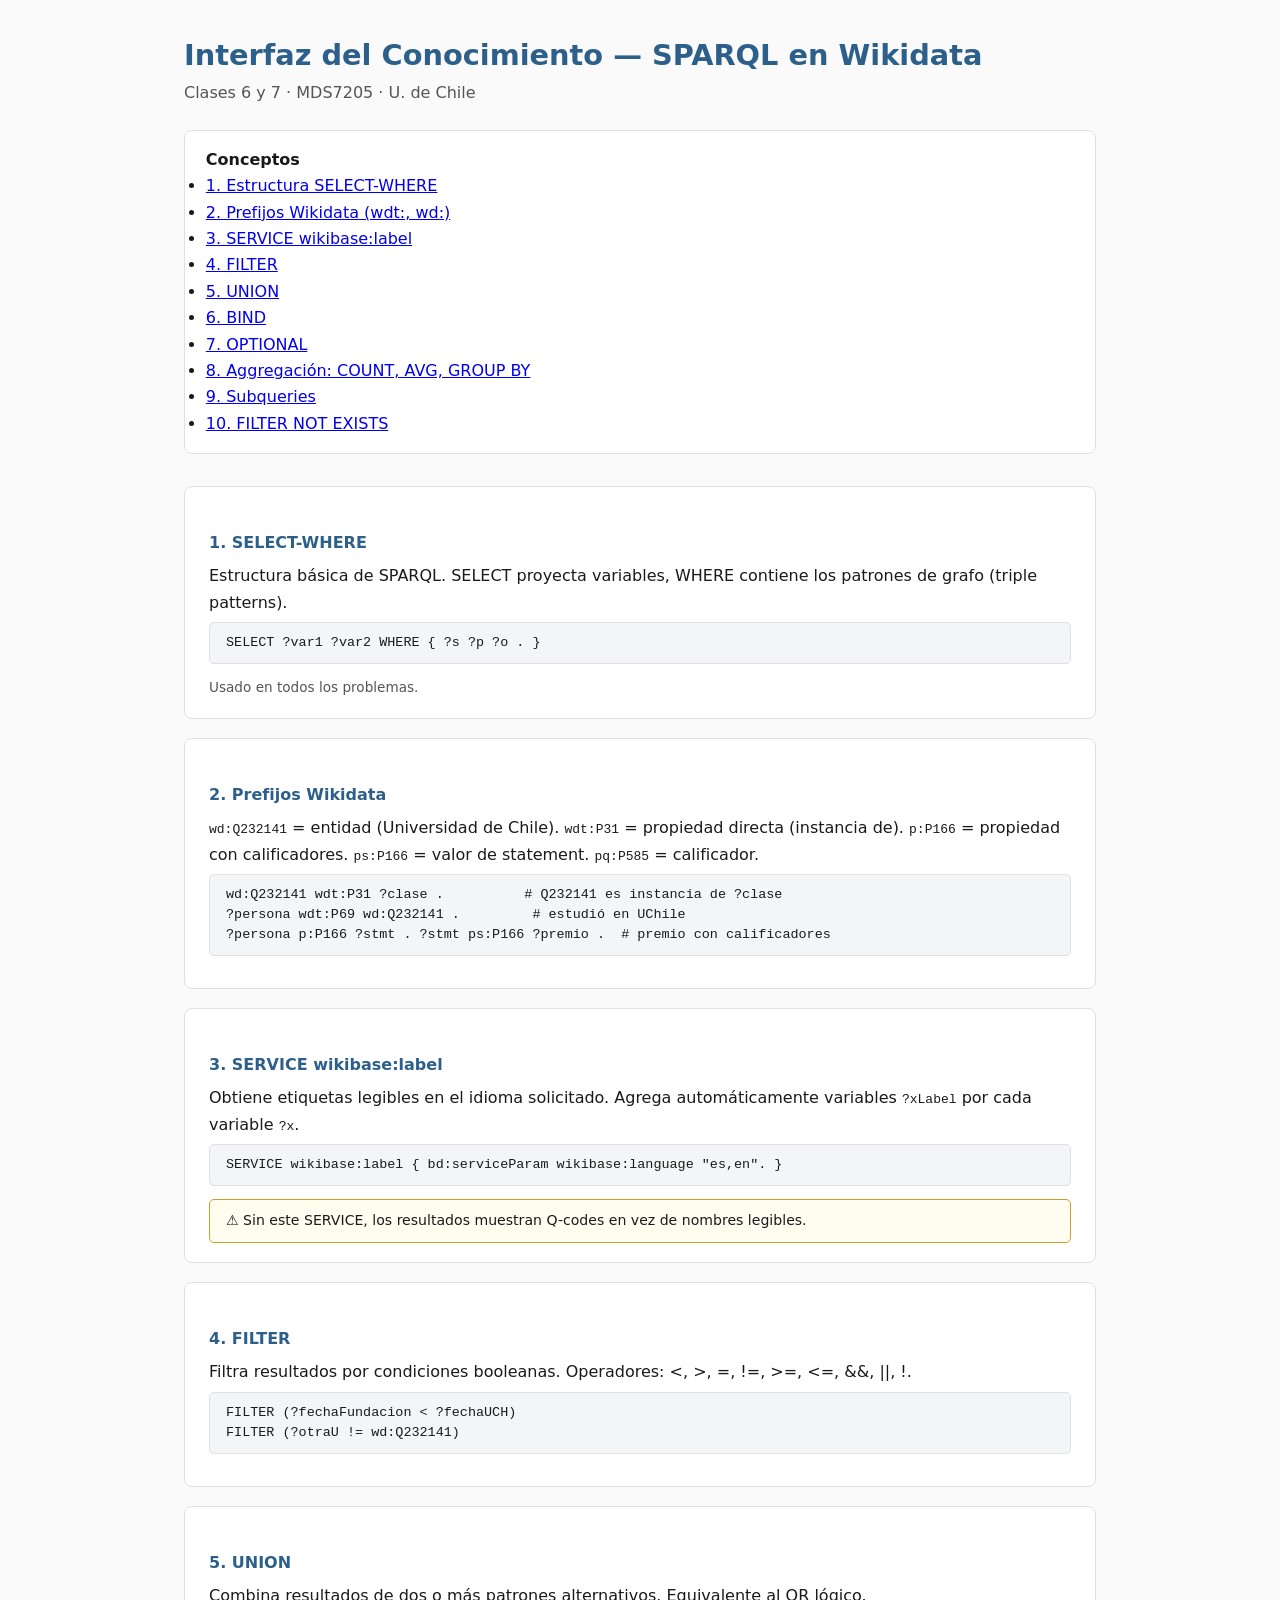
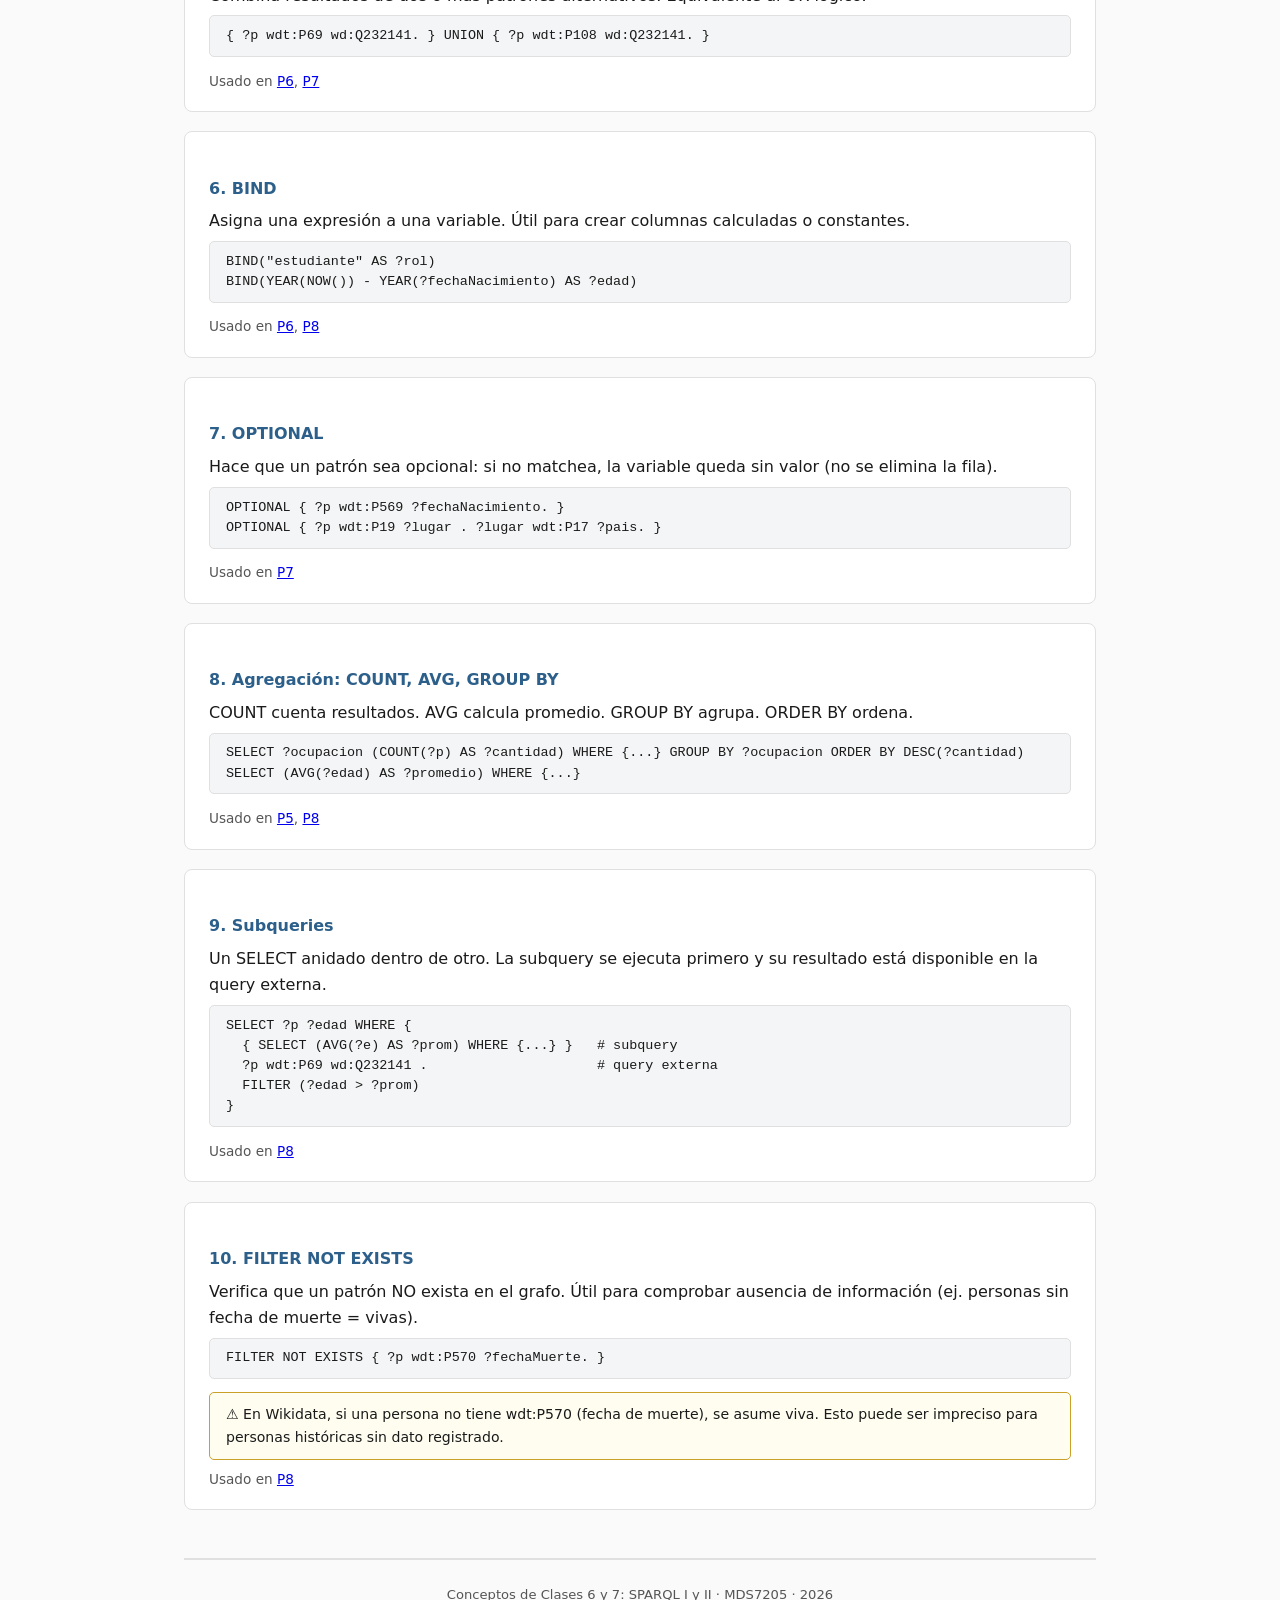
<file: assets/labs/lab4/index.html>
<!DOCTYPE html><html lang="es"><head><meta charset="UTF-8"><title>Lab4 — Conceptos SPARQL</title>
<style>:root{--bg:#fafafa;--card:#fff;--text:#1a1a1a;--muted:#555;--border:#e0e0e0;--accent:#2c5f8a;--code:#f4f5f6}
*{box-sizing:border-box;margin:0;padding:0}body{font-family:system-ui,sans-serif;background:var(--bg);color:var(--text);line-height:1.65;max-width:960px;margin:0 auto;padding:2rem 1.5rem}
h1{font-size:1.8rem;color:var(--accent)}h2{font-size:1.2rem;margin:2rem 0 .8rem;border-bottom:2px solid var(--border);padding-bottom:.3rem}
h3{font-size:1rem;color:var(--accent);margin:1.5rem 0 .4rem}.subtitle{color:var(--muted);margin-bottom:1.5rem}
nav{background:var(--card);border:1px solid var(--border);border-radius:8px;padding:1rem 1.3rem;margin-bottom:2rem}
.concept{background:var(--card);border:1px solid var(--border);border-radius:8px;padding:1.2rem 1.5rem;margin-bottom:1.2rem}
pre{background:var(--code);border:1px solid var(--border);border-radius:5px;padding:.6rem 1rem;overflow-x:auto;font-size:.84rem;line-height:1.5;margin:.4rem 0 .8rem;white-space:pre-wrap;word-break:break-word}
pre code{font-family:'Cascadia Code','Fira Code','Consolas',monospace}
.example{background:#e8f0f8;border-radius:5px;padding:.7rem 1rem;margin:.6rem 0;font-size:.9rem}.example::before{content:'💡 ';font-weight:700}
.xref{font-size:.85rem;color:var(--muted);margin-top:.5rem}.note{background:#fffdf0;border:1px solid #c9a028;border-radius:5px;padding:.6rem 1rem;margin-top:.6rem;font-size:.88rem}.note::before{content:'⚠️ '}
footer{margin-top:3rem;text-align:center;font-size:.82rem;color:var(--muted);border-top:2px solid var(--border);padding-top:1.5rem}</style></head><body>
<h1>Interfaz del Conocimiento — SPARQL en Wikidata</h1><p class="subtitle">Clases 6 y 7 &middot; MDS7205 &middot; U. de Chile</p>
<nav><strong>Conceptos</strong><ul>
<li><a href="#c1">1. Estructura SELECT-WHERE</a></li><li><a href="#c2">2. Prefijos Wikidata (wdt:, wd:)</a></li>
<li><a href="#c3">3. SERVICE wikibase:label</a></li><li><a href="#c4">4. FILTER</a></li>
<li><a href="#c5">5. UNION</a></li><li><a href="#c6">6. BIND</a></li>
<li><a href="#c7">7. OPTIONAL</a></li><li><a href="#c8">8. Aggregación: COUNT, AVG, GROUP BY</a></li>
<li><a href="#c9">9. Subqueries</a></li><li><a href="#c10">10. FILTER NOT EXISTS</a></li></ul></nav>

<section id="c1" class="concept"><h3>1. SELECT-WHERE</h3>
<p>Estructura básica de SPARQL. SELECT proyecta variables, WHERE contiene los patrones de grafo (triple patterns).</p>
<pre><code>SELECT ?var1 ?var2 WHERE { ?s ?p ?o . }</code></pre>
<div class="xref">Usado en todos los problemas.</div></section>

<section id="c2" class="concept"><h3>2. Prefijos Wikidata</h3>
<p><code>wd:Q232141</code> = entidad (Universidad de Chile). <code>wdt:P31</code> = propiedad directa (instancia de). <code>p:P166</code> = propiedad con calificadores. <code>ps:P166</code> = valor de statement. <code>pq:P585</code> = calificador.</p>
<pre><code>wd:Q232141 wdt:P31 ?clase .          # Q232141 es instancia de ?clase
?persona wdt:P69 wd:Q232141 .         # estudió en UChile
?persona p:P166 ?stmt . ?stmt ps:P166 ?premio .  # premio con calificadores</code></pre></section>

<section id="c3" class="concept"><h3>3. SERVICE wikibase:label</h3>
<p>Obtiene etiquetas legibles en el idioma solicitado. Agrega automáticamente variables <code>?xLabel</code> por cada variable <code>?x</code>.</p>
<pre><code>SERVICE wikibase:label { bd:serviceParam wikibase:language "es,en". }</code></pre>
<div class="note">Sin este SERVICE, los resultados muestran Q-codes en vez de nombres legibles.</div></section>

<section id="c4" class="concept"><h3>4. FILTER</h3>
<p>Filtra resultados por condiciones booleanas. Operadores: <, >, =, !=, >=, <=, &&, ||, !.</p>
<pre><code>FILTER (?fechaFundacion < ?fechaUCH)
FILTER (?otraU != wd:Q232141)</code></pre></section>

<section id="c5" class="concept"><h3>5. UNION</h3>
<p>Combina resultados de dos o más patrones alternativos. Equivalente al OR lógico.</p>
<pre><code>{ ?p wdt:P69 wd:Q232141. } UNION { ?p wdt:P108 wd:Q232141. }</code></pre>
<div class="xref">Usado en <a href="../interfaz_respuesta/index.html#p6">P6</a>, <a href="../interfaz_respuesta/index.html#p7">P7</a></div></section>

<section id="c6" class="concept"><h3>6. BIND</h3>
<p>Asigna una expresión a una variable. Útil para crear columnas calculadas o constantes.</p>
<pre><code>BIND("estudiante" AS ?rol)
BIND(YEAR(NOW()) - YEAR(?fechaNacimiento) AS ?edad)</code></pre>
<div class="xref">Usado en <a href="../interfaz_respuesta/index.html#p6">P6</a>, <a href="../interfaz_respuesta/index.html#p8">P8</a></div></section>

<section id="c7" class="concept"><h3>7. OPTIONAL</h3>
<p>Hace que un patrón sea opcional: si no matchea, la variable queda sin valor (no se elimina la fila).</p>
<pre><code>OPTIONAL { ?p wdt:P569 ?fechaNacimiento. }
OPTIONAL { ?p wdt:P19 ?lugar . ?lugar wdt:P17 ?pais. }</code></pre>
<div class="xref">Usado en <a href="../interfaz_respuesta/index.html#p7">P7</a></div></section>

<section id="c8" class="concept"><h3>8. Agregación: COUNT, AVG, GROUP BY</h3>
<p>COUNT cuenta resultados. AVG calcula promedio. GROUP BY agrupa. ORDER BY ordena.</p>
<pre><code>SELECT ?ocupacion (COUNT(?p) AS ?cantidad) WHERE {...} GROUP BY ?ocupacion ORDER BY DESC(?cantidad)
SELECT (AVG(?edad) AS ?promedio) WHERE {...}</code></pre>
<div class="xref">Usado en <a href="../interfaz_respuesta/index.html#p5">P5</a>, <a href="../interfaz_respuesta/index.html#p8">P8</a></div></section>

<section id="c9" class="concept"><h3>9. Subqueries</h3>
<p>Un SELECT anidado dentro de otro. La subquery se ejecuta primero y su resultado está disponible en la query externa.</p>
<pre><code>SELECT ?p ?edad WHERE {
  { SELECT (AVG(?e) AS ?prom) WHERE {...} }   # subquery
  ?p wdt:P69 wd:Q232141 .                     # query externa
  FILTER (?edad > ?prom)
}</code></pre>
<div class="xref">Usado en <a href="../interfaz_respuesta/index.html#p8">P8</a></div></section>

<section id="c10" class="concept"><h3>10. FILTER NOT EXISTS</h3>
<p>Verifica que un patrón NO exista en el grafo. Útil para comprobar ausencia de información (ej. personas sin fecha de muerte = vivas).</p>
<pre><code>FILTER NOT EXISTS { ?p wdt:P570 ?fechaMuerte. }</code></pre>
<div class="note">En Wikidata, si una persona no tiene wdt:P570 (fecha de muerte), se asume viva. Esto puede ser impreciso para personas históricas sin dato registrado.</div>
<div class="xref">Usado en <a href="../interfaz_respuesta/index.html#p8">P8</a></div></section>

<footer><p>Conceptos de Clases 6 y 7: SPARQL I y II &middot; MDS7205 &middot; 2026</p></footer>
</body></html>
</file>
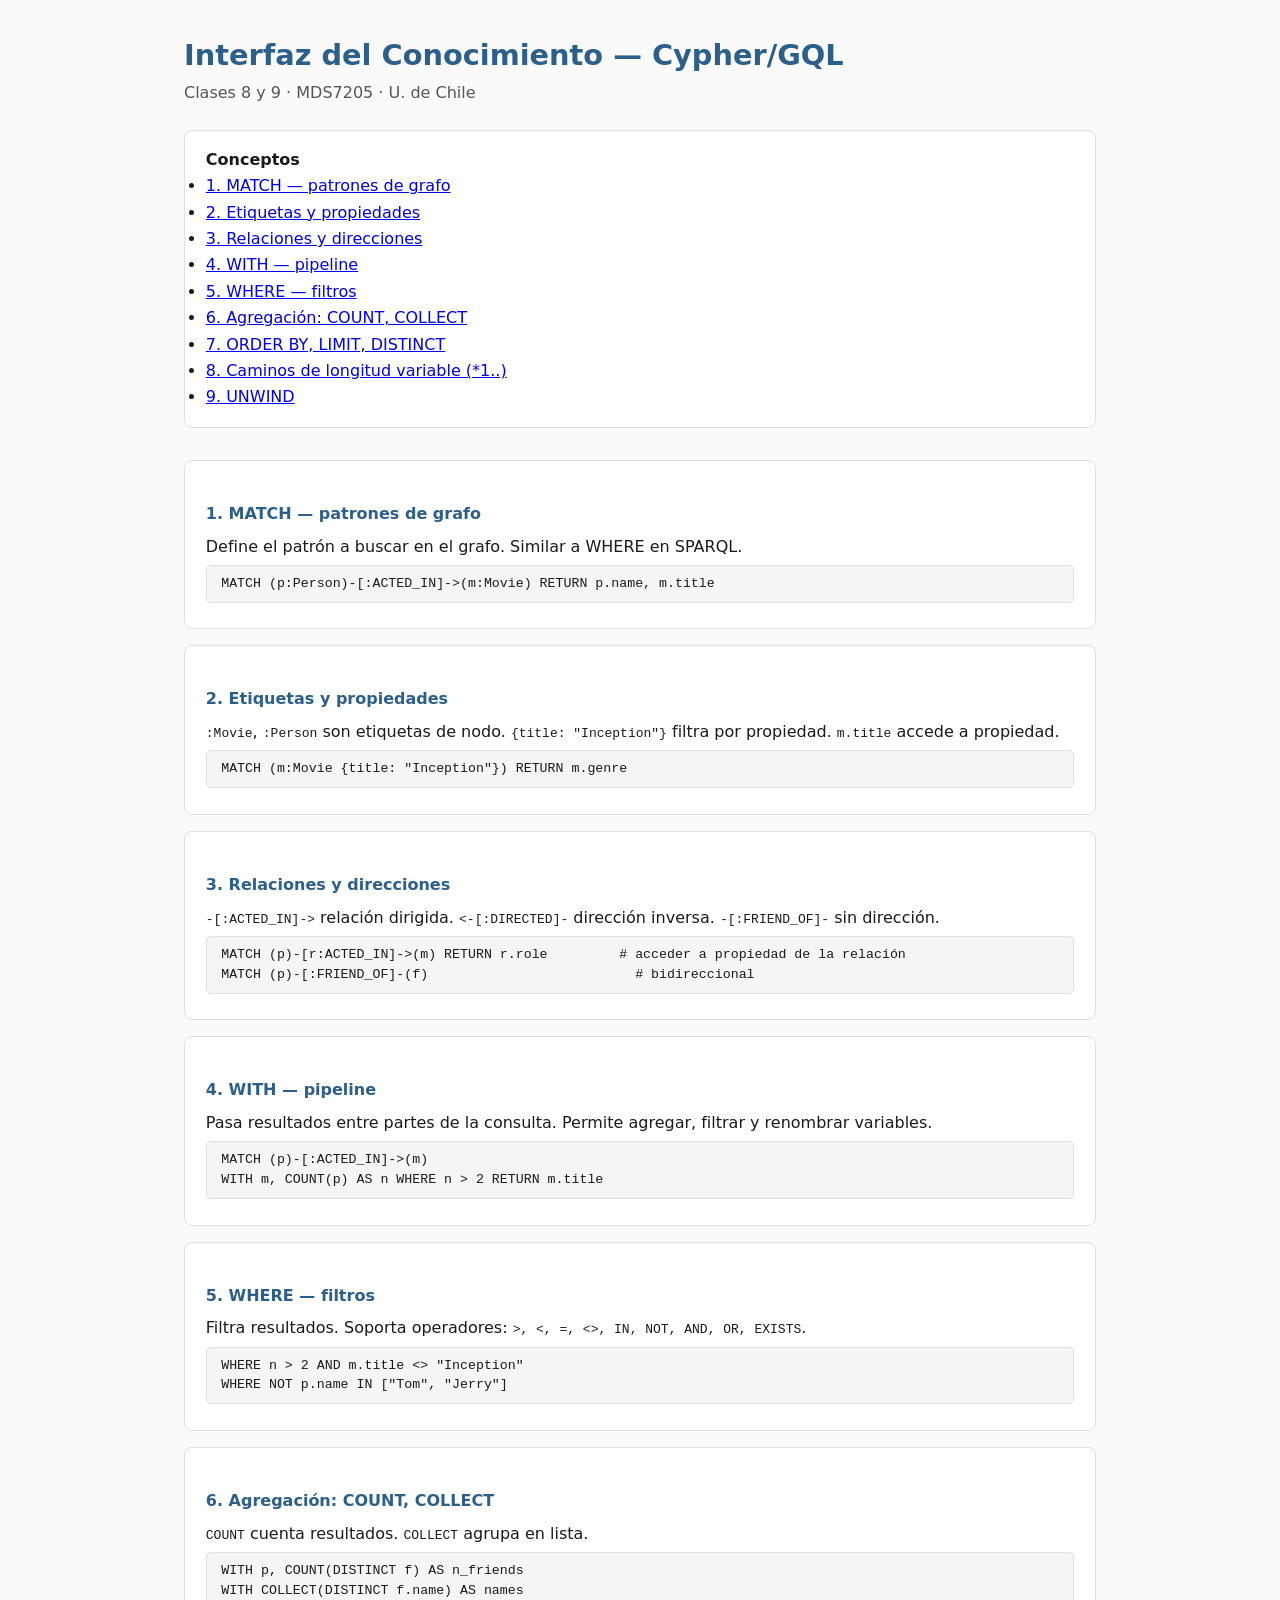
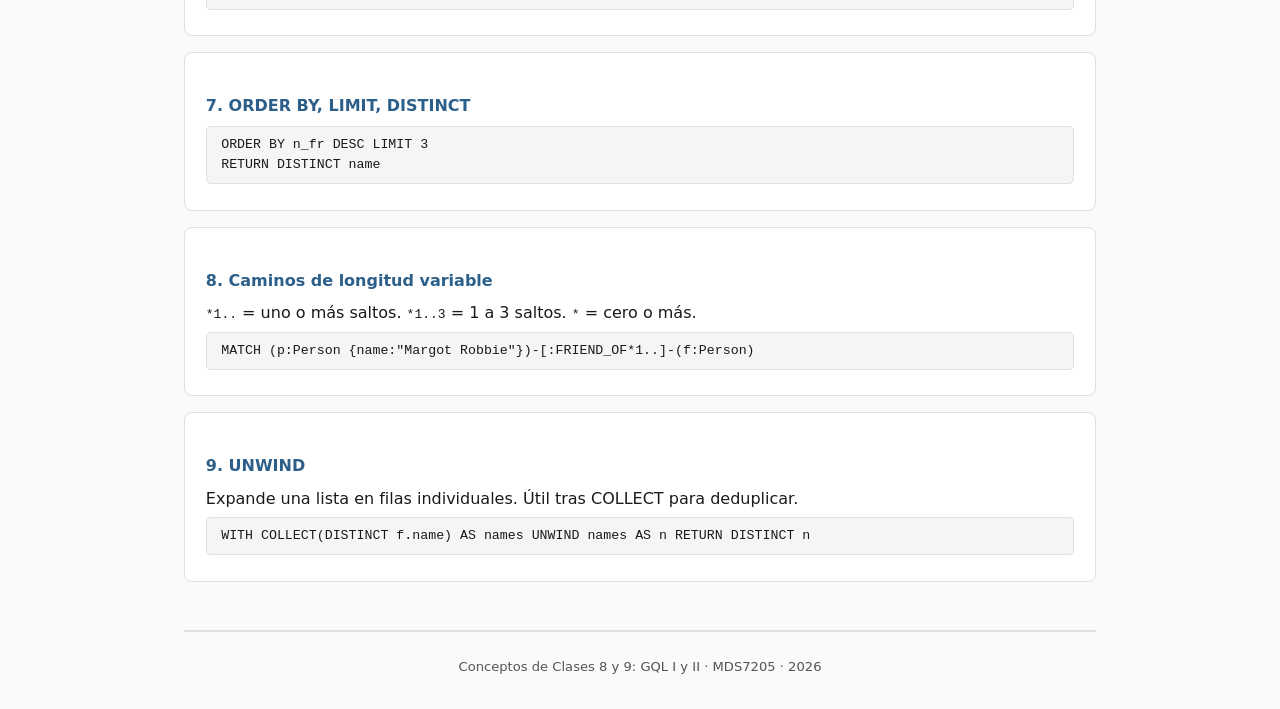
<file: assets/labs/lab5/index.html>
<!DOCTYPE html><html lang="es"><head><meta charset="UTF-8"><title>Lab5 — Conceptos Cypher/GQL</title>
<style>:root{--bg:#fafafa;--card:#fff;--text:#1a1a1a;--muted:#555;--border:#e0e0e0;--accent:#2c5f8a;--code:#f4f5f6}
*{box-sizing:border-box;margin:0;padding:0}body{font-family:system-ui,sans-serif;background:var(--bg);color:var(--text);line-height:1.65;max-width:960px;margin:0 auto;padding:2rem 1.5rem}
h1{font-size:1.8rem;color:var(--accent)}h2{font-size:1.2rem;margin:2rem 0 .8rem;border-bottom:2px solid var(--border);padding-bottom:.3rem}
h3{font-size:1rem;color:var(--accent);margin:1.5rem 0 .4rem}.subtitle{color:var(--muted);margin-bottom:1.5rem}
nav{background:var(--card);border:1px solid var(--border);border-radius:8px;padding:1rem 1.3rem;margin-bottom:2rem}
.concept{background:var(--card);border:1px solid var(--border);border-radius:8px;padding:1rem 1.3rem;margin-bottom:1rem}
pre{background:var(--code);border:1px solid var(--border);border-radius:5px;padding:.5rem .9rem;overflow-x:auto;font-size:.83rem;line-height:1.5;margin:.3rem 0 .6rem;white-space:pre-wrap;word-break:break-word}
pre code{font-family:'Cascadia Code','Fira Code','Consolas',monospace}
.example{background:#e8f0f8;border-radius:5px;padding:.6rem .9rem;margin:.5rem 0;font-size:.88rem}.example::before{content:'💡 ';font-weight:700}
footer{margin-top:3rem;text-align:center;font-size:.82rem;color:var(--muted);border-top:2px solid var(--border);padding-top:1.5rem}</style></head><body>
<h1>Interfaz del Conocimiento — Cypher/GQL</h1><p class="subtitle">Clases 8 y 9 &middot; MDS7205 &middot; U. de Chile</p>
<nav><strong>Conceptos</strong><ul>
<li><a href="#c1">1. MATCH — patrones de grafo</a></li><li><a href="#c2">2. Etiquetas y propiedades</a></li>
<li><a href="#c3">3. Relaciones y direcciones</a></li><li><a href="#c4">4. WITH — pipeline</a></li>
<li><a href="#c5">5. WHERE — filtros</a></li><li><a href="#c6">6. Agregación: COUNT, COLLECT</a></li>
<li><a href="#c7">7. ORDER BY, LIMIT, DISTINCT</a></li><li><a href="#c8">8. Caminos de longitud variable (*1..)</a></li>
<li><a href="#c9">9. UNWIND</a></li></ul></nav>

<section id="c1" class="concept"><h3>1. MATCH — patrones de grafo</h3>
<p>Define el patrón a buscar en el grafo. Similar a WHERE en SPARQL.</p>
<pre><code>MATCH (p:Person)-[:ACTED_IN]->(m:Movie) RETURN p.name, m.title</code></pre></section>

<section id="c2" class="concept"><h3>2. Etiquetas y propiedades</h3>
<p><code>:Movie</code>, <code>:Person</code> son etiquetas de nodo. <code>{title: "Inception"}</code> filtra por propiedad. <code>m.title</code> accede a propiedad.</p>
<pre><code>MATCH (m:Movie {title: "Inception"}) RETURN m.genre</code></pre></section>

<section id="c3" class="concept"><h3>3. Relaciones y direcciones</h3>
<p><code>-[:ACTED_IN]-></code> relación dirigida. <code>&lt;-[:DIRECTED]-</code> dirección inversa. <code>-[:FRIEND_OF]-</code> sin dirección.</p>
<pre><code>MATCH (p)-[r:ACTED_IN]->(m) RETURN r.role         # acceder a propiedad de la relación
MATCH (p)-[:FRIEND_OF]-(f)                          # bidireccional</code></pre></section>

<section id="c4" class="concept"><h3>4. WITH — pipeline</h3>
<p>Pasa resultados entre partes de la consulta. Permite agregar, filtrar y renombrar variables.</p>
<pre><code>MATCH (p)-[:ACTED_IN]->(m)
WITH m, COUNT(p) AS n WHERE n > 2 RETURN m.title</code></pre></section>

<section id="c5" class="concept"><h3>5. WHERE — filtros</h3>
<p>Filtra resultados. Soporta operadores: <code>>, <, =, <>, IN, NOT, AND, OR, EXISTS</code>.</p>
<pre><code>WHERE n > 2 AND m.title <> "Inception"
WHERE NOT p.name IN ["Tom", "Jerry"]</code></pre></section>

<section id="c6" class="concept"><h3>6. Agregación: COUNT, COLLECT</h3>
<p><code>COUNT</code> cuenta resultados. <code>COLLECT</code> agrupa en lista.</p>
<pre><code>WITH p, COUNT(DISTINCT f) AS n_friends
WITH COLLECT(DISTINCT f.name) AS names</code></pre></section>

<section id="c7" class="concept"><h3>7. ORDER BY, LIMIT, DISTINCT</h3>
<pre><code>ORDER BY n_fr DESC LIMIT 3
RETURN DISTINCT name</code></pre></section>

<section id="c8" class="concept"><h3>8. Caminos de longitud variable</h3>
<p><code>*1..</code> = uno o más saltos. <code>*1..3</code> = 1 a 3 saltos. <code>*</code> = cero o más.</p>
<pre><code>MATCH (p:Person {name:"Margot Robbie"})-[:FRIEND_OF*1..]-(f:Person)</code></pre></section>

<section id="c9" class="concept"><h3>9. UNWIND</h3>
<p>Expande una lista en filas individuales. Útil tras COLLECT para deduplicar.</p>
<pre><code>WITH COLLECT(DISTINCT f.name) AS names UNWIND names AS n RETURN DISTINCT n</code></pre></section>

<footer><p>Conceptos de Clases 8 y 9: GQL I y II &middot; MDS7205 &middot; 2026</p></footer>
</body></html>
</file>
